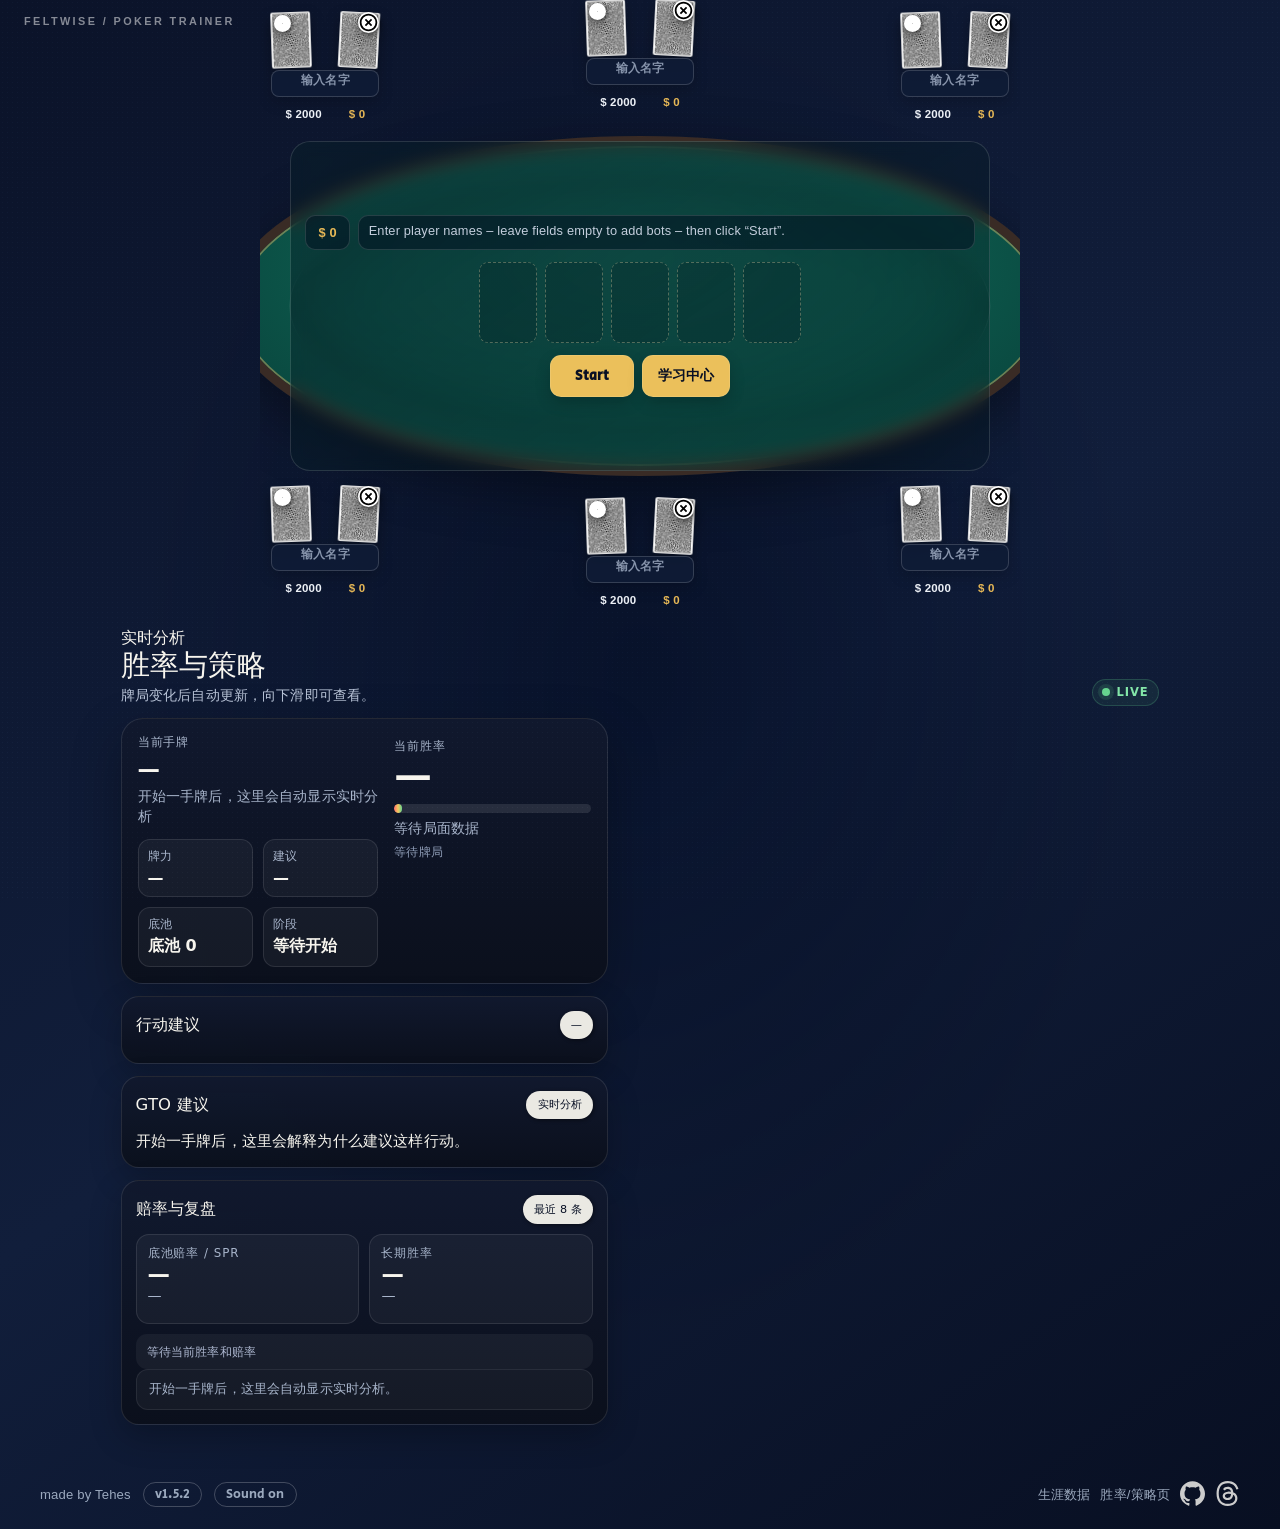
<file: index.html>
<!DOCTYPE HTML>
<html>

<head>
	<meta charset="utf-8">
	<meta name='viewport' content='width=device-width, initial-scale=1.0, maximum-scale=1.0, user-scalable=no'>
	<meta name="apple-mobile-web-app-capable" content="yes">
	<meta name="apple-mobile-web-app-title" content="Poker">
	<meta name="apple-mobile-web-app-status-bar-style" content="black">
	<meta name="theme-color" content="#2e426b" />

	<!-- SEO -->
	<meta property="og:description"
		content="Play Texas Hold'em solo against bots or with friends. Join via QR code or link to see your cards privately on your own phone while the shared table runs the game.">
	<link rel="canonical" href="https://syy266313.github.io/poker-coach-lab/">
	<meta name="author" content="Feltwise · modified from Poker by Tehes">
	<meta name="description" content="Feltwise 德州扑克训练桌：对战 Bot、边玩边学、行动解释与复盘。">

	<!-- Open Graph -->
	<meta property="og:type" content="website">
	<meta property="og:title" content="Digital Poker Table">
	<meta property="og:description"
		content="Play Texas Hold'em solo against bots or with friends. Players can join private views via QR code or link while the shared table runs the game.">
	<meta property="og:url" content="https://syy266313.github.io/poker-coach-lab/">
	<meta property="og:image" content="https://syy266313.github.io/poker-coach-lab/img/og.png">

	<title>Feltwise · 德州扑克训练桌</title>

	<link rel="apple-touch-icon" href="icons/180x180.png" />
	<link rel="icon" href="icons/favicon.png" type="image/png" sizes="32x32">
	<link rel="icon" href="icons/poker-chip.svg" type="image/svg+xml">
	<link rel="manifest" href="manifest.json">
	<link rel="stylesheet" href="css/style.css?v=fix-2">
	<link rel="preconnect" href="https://fonts.googleapis.com">
	<link rel="preconnect" href="https://fonts.gstatic.com" crossorigin>
	<link href="https://fonts.googleapis.com/css2?family=Secular+One&display=swap" rel="stylesheet">

	<script defer src="https://cloud.umami.is/script.js" data-website-id="2392a451-203c-4d8a-a4f5-bd7d06f832af"
		data-domains="tehes.github.io">
		</script>
</head>

<body>
	<main>
		<div class="seat" data-rotation="0">
			<div class="hole-cards">
				<img class="card" src="cards/1B.svg">
				<img class="card" src="cards/1B.svg">
				<div class="qr hidden">
					<a class="qr-link" target="_blank" rel="noopener noreferrer" title="Open player view"></a>
					<a class="remote-table-link hidden" target="_blank" rel="noopener noreferrer"
						title="Open remote table">join via Link</a>
				</div>
				<img class="rotate" src="icons/rotate.svg">
				<img class="blind-icons hidden dealer" src="icons/dealer.svg">
				<img class="blind-icons hidden small-blind" src="icons/small-blind.svg">
				<img class="blind-icons hidden big-blind" src="icons/big-blind.svg">
				<img class="close" src="icons/close.svg">
				<div class="winner-reaction hidden"></div>
				<div class="pill win-probability hidden"></div>
				<div class="pill hand-strength hidden"></div>
			</div>
			<h3 contenteditable="true"></h3>
			<div class="chips">
				<div class="stack-visual">
					<img src="icons/chip.svg" alt="" style="--stack-index: 0;">
					<img src="icons/chip.svg" alt="" style="--stack-index: 1;">
					<img src="icons/chip.svg" alt="" style="--stack-index: 2;">
					<img src="icons/chip.svg" alt="" style="--stack-index: 3;">
					<img src="icons/chip.svg" alt="" style="--stack-index: 4;">
					<img src="icons/chip.svg" alt="" style="--stack-index: 5;">
					<img src="icons/chip.svg" alt="" style="--stack-index: 6;">
					<img src="icons/chip.svg" alt="" style="--stack-index: 7;">
					<img src="icons/chip.svg" alt="" style="--stack-index: 8;">
					<img src="icons/chip.svg" alt="" style="--stack-index: 9;">
				</div>
				<div class="stack-values">
					<div class="total">2000</div>
					<div class="bet">0</div>
				</div>
			</div>
		</div>
		<div class="seat" data-rotation="0">
			<div class="hole-cards">
				<img class="card" src="cards/1B.svg">
				<img class="card" src="cards/1B.svg">
				<div class="qr hidden">
					<a class="qr-link" target="_blank" rel="noopener noreferrer" title="Open player view"></a>
					<a class="remote-table-link hidden" target="_blank" rel="noopener noreferrer"
						title="Open remote table">join via Link</a>
				</div>
				<img class="rotate" src="icons/rotate.svg">
				<img class="blind-icons hidden dealer" src="icons/dealer.svg">
				<img class="blind-icons hidden small-blind" src="icons/small-blind.svg">
				<img class="blind-icons hidden big-blind" src="icons/big-blind.svg">
				<img class="close" src="icons/close.svg">
				<div class="winner-reaction hidden"></div>
				<div class="pill win-probability hidden"></div>
				<div class="pill hand-strength hidden"></div>
			</div>
			<h3 contenteditable="true"></h3>
			<div class="chips">
				<div class="stack-visual">
					<img src="icons/chip.svg" alt="" style="--stack-index: 0;">
					<img src="icons/chip.svg" alt="" style="--stack-index: 1;">
					<img src="icons/chip.svg" alt="" style="--stack-index: 2;">
					<img src="icons/chip.svg" alt="" style="--stack-index: 3;">
					<img src="icons/chip.svg" alt="" style="--stack-index: 4;">
					<img src="icons/chip.svg" alt="" style="--stack-index: 5;">
					<img src="icons/chip.svg" alt="" style="--stack-index: 6;">
					<img src="icons/chip.svg" alt="" style="--stack-index: 7;">
					<img src="icons/chip.svg" alt="" style="--stack-index: 8;">
					<img src="icons/chip.svg" alt="" style="--stack-index: 9;">
				</div>
				<div class="stack-values">
					<div class="total">2000</div>
					<div class="bet">0</div>
				</div>
			</div>
		</div>
		<div class="seat" data-rotation="0">
			<div class="hole-cards">
				<img class="card" src="cards/1B.svg">
				<img class="card" src="cards/1B.svg">
				<div class="qr hidden">
					<a class="qr-link" target="_blank" rel="noopener noreferrer" title="Open player view"></a>
					<a class="remote-table-link hidden" target="_blank" rel="noopener noreferrer"
						title="Open remote table">join via Link</a>
				</div>
				<img class="rotate" src="icons/rotate.svg">
				<img class="blind-icons hidden dealer" src="icons/dealer.svg">
				<img class="blind-icons hidden small-blind" src="icons/small-blind.svg">
				<img class="blind-icons hidden big-blind" src="icons/big-blind.svg">
				<img class="close" src="icons/close.svg">
				<div class="winner-reaction hidden"></div>
				<div class="pill win-probability hidden"></div>
				<div class="pill hand-strength hidden"></div>
			</div>
			<h3 contenteditable="true"></h3>
			<div class="chips">
				<div class="stack-visual">
					<img src="icons/chip.svg" alt="" style="--stack-index: 0;">
					<img src="icons/chip.svg" alt="" style="--stack-index: 1;">
					<img src="icons/chip.svg" alt="" style="--stack-index: 2;">
					<img src="icons/chip.svg" alt="" style="--stack-index: 3;">
					<img src="icons/chip.svg" alt="" style="--stack-index: 4;">
					<img src="icons/chip.svg" alt="" style="--stack-index: 5;">
					<img src="icons/chip.svg" alt="" style="--stack-index: 6;">
					<img src="icons/chip.svg" alt="" style="--stack-index: 7;">
					<img src="icons/chip.svg" alt="" style="--stack-index: 8;">
					<img src="icons/chip.svg" alt="" style="--stack-index: 9;">
				</div>
				<div class="stack-values">
					<div class="total">2000</div>
					<div class="bet">0</div>
				</div>
			</div>
		</div>
		<div class="seat" data-rotation="0">
			<div class="hole-cards">
				<img class="card" src="cards/1B.svg">
				<img class="card" src="cards/1B.svg">
				<div class="qr hidden">
					<a class="qr-link" target="_blank" rel="noopener noreferrer" title="Open player view"></a>
					<a class="remote-table-link hidden" target="_blank" rel="noopener noreferrer"
						title="Open remote table">join via Link</a>
				</div>
				<img class="rotate" src="icons/rotate.svg">
				<img class="blind-icons hidden dealer" src="icons/dealer.svg">
				<img class="blind-icons hidden small-blind" src="icons/small-blind.svg">
				<img class="blind-icons hidden big-blind" src="icons/big-blind.svg">
				<img class="close" src="icons/close.svg">
				<div class="winner-reaction hidden"></div>
				<div class="pill win-probability hidden"></div>
				<div class="pill hand-strength hidden"></div>
			</div>
			<h3 contenteditable="true"></h3>
			<div class="chips">
				<div class="stack-visual">
					<img src="icons/chip.svg" alt="" style="--stack-index: 0;">
					<img src="icons/chip.svg" alt="" style="--stack-index: 1;">
					<img src="icons/chip.svg" alt="" style="--stack-index: 2;">
					<img src="icons/chip.svg" alt="" style="--stack-index: 3;">
					<img src="icons/chip.svg" alt="" style="--stack-index: 4;">
					<img src="icons/chip.svg" alt="" style="--stack-index: 5;">
					<img src="icons/chip.svg" alt="" style="--stack-index: 6;">
					<img src="icons/chip.svg" alt="" style="--stack-index: 7;">
					<img src="icons/chip.svg" alt="" style="--stack-index: 8;">
					<img src="icons/chip.svg" alt="" style="--stack-index: 9;">
				</div>
				<div class="stack-values">
					<div class="total">2000</div>
					<div class="bet">0</div>
				</div>
			</div>
		</div>
		<div class="seat" data-rotation="0">
			<div class="hole-cards">
				<img class="card" src="cards/1B.svg">
				<img class="card" src="cards/1B.svg">
				<div class="qr hidden">
					<a class="qr-link" target="_blank" rel="noopener noreferrer" title="Open player view"></a>
					<a class="remote-table-link hidden" target="_blank" rel="noopener noreferrer"
						title="Open remote table">join via Link</a>
				</div>
				<img class="rotate" src="icons/rotate.svg">
				<img class="blind-icons hidden dealer" src="icons/dealer.svg">
				<img class="blind-icons hidden small-blind" src="icons/small-blind.svg">
				<img class="blind-icons hidden big-blind" src="icons/big-blind.svg">
				<img class="close" src="icons/close.svg">
				<div class="winner-reaction hidden"></div>
				<div class="pill win-probability hidden"></div>
				<div class="pill hand-strength hidden"></div>
			</div>
			<h3 contenteditable="true"></h3>
			<div class="chips">
				<div class="stack-visual">
					<img src="icons/chip.svg" alt="" style="--stack-index: 0;">
					<img src="icons/chip.svg" alt="" style="--stack-index: 1;">
					<img src="icons/chip.svg" alt="" style="--stack-index: 2;">
					<img src="icons/chip.svg" alt="" style="--stack-index: 3;">
					<img src="icons/chip.svg" alt="" style="--stack-index: 4;">
					<img src="icons/chip.svg" alt="" style="--stack-index: 5;">
					<img src="icons/chip.svg" alt="" style="--stack-index: 6;">
					<img src="icons/chip.svg" alt="" style="--stack-index: 7;">
					<img src="icons/chip.svg" alt="" style="--stack-index: 8;">
					<img src="icons/chip.svg" alt="" style="--stack-index: 9;">
				</div>
				<div class="stack-values">
					<div class="total">2000</div>
					<div class="bet">0</div>
				</div>
			</div>
		</div>
		<div class="seat" data-rotation="0">
			<div class="hole-cards">
				<img class="card" src="cards/1B.svg">
				<img class="card" src="cards/1B.svg">
				<div class="qr hidden">
					<a class="qr-link" target="_blank" rel="noopener noreferrer" title="Open player view"></a>
					<a class="remote-table-link hidden" target="_blank" rel="noopener noreferrer"
						title="Open remote table">join via Link</a>
				</div>
				<img class="rotate" src="icons/rotate.svg">
				<img class="blind-icons hidden dealer" src="icons/dealer.svg">
				<img class="blind-icons hidden small-blind" src="icons/small-blind.svg">
				<img class="blind-icons hidden big-blind" src="icons/big-blind.svg">
				<img class="close" src="icons/close.svg">
				<div class="winner-reaction hidden"></div>
				<div class="pill win-probability hidden"></div>
				<div class="pill hand-strength hidden"></div>
			</div>
			<h3 contenteditable="true"></h3>
			<div class="chips">
				<div class="stack-visual">
					<img src="icons/chip.svg" alt="" style="--stack-index: 0;">
					<img src="icons/chip.svg" alt="" style="--stack-index: 1;">
					<img src="icons/chip.svg" alt="" style="--stack-index: 2;">
					<img src="icons/chip.svg" alt="" style="--stack-index: 3;">
					<img src="icons/chip.svg" alt="" style="--stack-index: 4;">
					<img src="icons/chip.svg" alt="" style="--stack-index: 5;">
					<img src="icons/chip.svg" alt="" style="--stack-index: 6;">
					<img src="icons/chip.svg" alt="" style="--stack-index: 7;">
					<img src="icons/chip.svg" alt="" style="--stack-index: 8;">
					<img src="icons/chip.svg" alt="" style="--stack-index: 9;">
				</div>
				<div class="stack-values">
					<div class="total">2000</div>
					<div class="bet">0</div>
				</div>
			</div>
		</div>
		<div id="table-middle">
			<section class="infos">
				<div id="pot">0</div>
				<div id="notification">Enter player names – leave fields empty to add bots – then click
					“Start”.
				</div>
			</section>
			<section id="community-cards">
				<!-- Suits: Diamonds, Hearts, Clubs, Spades -->
				<div class="cardslot"><!-- <img src="cards/3D.svg"> --></div>
				<div class="cardslot"><!-- <img src="cards/AS.svg"> --></div>
				<div class="cardslot"><!-- <img src="cards/7H.svg"> --></div>
				<div class="cardslot"></div>
				<div class="cardslot"></div>
			</section>
			<section class="actions">
				<div id="new-round-controls" class="new-round-controls">
					<button type="button" id="start-button" name="button"><span
							id="start-button-label">Start</span><span id="new-round-countdown" class="hidden"> in <span
								id="new-round-countdown-value">20</span></span></button>
					<button type="button" id="new-round-cancel-button" class="hidden" name="button">X</button>
				</div>
				<button type="button" id="instructions-button" name="button">学习中心</button>
				<button type="button" id="stats-button" class="hidden" name="button">Stats</button>
				<button type="button" id="log-button" class="hidden" name="button">Log</button>
				<button type="button" id="fast-forward-button" class="hidden" name="button">Fast Forward</button>
				<button type="button" id="fold-button" class="hidden" name="button">Fold</button>
				<button type="button" id="action-button" class="hidden" name="button">Check</button>
				<div id="amount-controls" class="amount-controls hidden">
					<button type="button" id="amount-decrement-button" class="amount-step-button"
						name="button">-</button>
					<input type="range" id="amount-slider" name="amount" value="0" min="0" max="2000" step="10">
					<output>0</output>
					<button type="button" id="amount-increment-button" class="amount-step-button"
						name="button">+</button>
				</div>
			</section>
		</div>
	</main>
	<section id="inline-advisor-shell" class="inline-advisor-shell">
		<div class="inline-advisor-header">
			<div><div class="eyebrow">实时分析</div><h2>胜率与策略</h2><p>牌局变化后自动更新，向下滑即可查看。</p></div>
			<span class="inline-live-badge"><i></i> LIVE</span>
		</div>
		<div class="inline-advisor-body">
			<div class="inline-advisor-analysis">
				<div class="card inline-hero">
					<div class="hero-left">
						<div class="label">当前手牌</div><div id="inline-player-name" class="player-name">—</div>
						<div id="inline-player-meta" class="meta">请先回到牌桌并开始一手牌</div>
						<div class="mini-stats">
							<div><span>牌力</span><b id="inline-hand-name">—</b></div><div><span>建议</span><b id="inline-strategy-action">—</b></div>
							<div><span>底池</span><b id="inline-pot-chip">0</b></div><div><span>阶段</span><b id="inline-phase-chip">等待开始</b></div>
						</div>
					</div>
					<div class="hero-right"><div class="label">当前胜率</div><div id="inline-winrate-big" class="big" aria-live="polite">—</div><div class="bar"><i id="inline-winbar"></i></div><div id="inline-equity-text" class="hint">等待局面数据</div><div id="inline-equity-method" class="analysis-method">等待牌局</div></div>
				</div>
				<div class="card inline-actions"><div class="section-head"><h3>行动建议</h3><span id="inline-confidence-pill" class="pill">—</span></div><div id="inline-action-row" class="action-row"></div></div>
				<div id="inline-strategy-section" class="card detail-card"><div class="section-head"><h3>GTO 建议</h3><span class="pill muted">实时分析</span></div><p id="inline-reason-text" class="detail-text" aria-live="polite">开始一手牌后，这里会解释为什么建议这样行动。</p></div>
				<div class="card detail-card"><div class="section-head"><h3>赔率与复盘</h3><span class="pill muted">最近 8 条</span></div><div class="detail-grid"><div class="subcard"><div class="label">底池赔率 / SPR</div><div id="inline-odds-text" class="big small">—</div><div id="inline-board-text" class="hint">—</div></div><div class="subcard"><div class="label">长期胜率</div><div id="inline-long-winrate" class="big small">—</div><div id="inline-hand-text" class="hint">—</div></div></div><div id="inline-ev-hint" class="ev-hint">等待当前胜率和赔率</div><div id="inline-history-list" class="history"></div></div>
			</div>
		</div>
	</section>
	<footer>
		<div id="credit">
			<a href="https://github.com/Tehes">made by Tehes</a>
			<button type="button" id="version-button" class="version-button">Version</button>
			<button type="button" id="sound-button" class="sound-toggle">Sound on</button>
		</div>
		<div id="social">
			<a href="./career.html" style="display:inline-flex;align-items:center;gap:6px;">生涯数据</a>
			<a href="./advisor.html" style="display:inline-flex;align-items:center;gap:6px;">胜率/策略页</a>
			<a href="https://github.com/Tehes/poker"><img alt="Github-Logo" src="social/github.svg" width="25"
					height="25"></a>
			<a href="https://www.threads.net/@tehes83"><img alt="Threads-Logo" src="social/threads.svg" width="25"
					height="25"></a>
		</div>
	</footer>
	<div id="overlay-backdrop" class="hidden"></div>
	<section id="resume-game-overlay" class="overlay-panel resume-panel hidden">
		<div class="resume-content">
			<h2>Continue saved game?</h2>
			<p>A saved poker game was found on this device. Continue it or start a fresh game.</p>
		</div>
		<div class="resume-actions">
			<button type="button" id="resume-continue-button" name="button">Continue Game</button>
			<button type="button" id="resume-new-button" name="button">New Game</button>
		</div>
	</section>
	<section id="stats-overlay" class="overlay-panel hidden">
		<div class="stats-table-wrap">
			<table id="stats-table">
				<thead>
					<tr>
						<th>Player</th>
						<th>Stack</th>
						<th>Hands</th>
						<th>Won</th>
						<th>Win %</th>
						<th>Showdowns</th>
						<th>SD Won</th>
						<th>SD %</th>
						<th>Folds</th>
						<th>Pre</th>
						<th>Post</th>
						<th>All-ins</th>
					</tr>
				</thead>
				<tbody id="stats-table-body"></tbody>
			</table>
		</div>
		<button type="button" id="stats-close-button" class="overlay-close">Close</button>
	</section>
	<section id="log-overlay" class="overlay-panel log-panel hidden">
		<div class="log-list-wrap">
			<div id="log-list"></div>
		</div>
		<button type="button" id="log-close-button" class="overlay-close">Close</button>
	</section>
	<section id="version-overlay" class="overlay-panel version-panel hidden">
		<div class="version-list-wrap">
			<div class="version-panel-header">
				<h2>Version History</h2>
			</div>
			<div id="version-list"></div>
		</div>
		<button type="button" id="version-close-button" class="overlay-close">Close</button>
	</section>
	<section id="instructions-overlay" class="overlay-panel instructions-panel hidden">
		<div class="instructions-content">
			<h2>How this table works</h2>
			<p>The play mode is chosen automatically when you press “Start”, depending on how many human players are
				seated.</p>

			<h3>Choose your setup</h3>
			<div class="instructions-modes">
				<article class="instructions-mode-card">
					<h4>Group Play (2+ humans)</h4>
					<p>Each human enters a name. After the hand starts, every human seat shows a QR code for the
						private hole-card view and a direct link to the remote table view.</p>
					<p>Actions can still happen on the shared table, or from the linked device when that seat is
						active.</p>
					<p class="instructions-note">Empty seats are automatically filled by bots, so mixed human/bot tables
						work without any setup.</p>
				</article>
				<article class="instructions-mode-card">
					<h4>Solo vs Bots (1 human)</h4>
					<p>One human plays directly on the main device. No QR scan is required and that player’s hole cards
						remain visible on the table.</p>
				</article>
				<article class="instructions-mode-card">
					<h4>Spectator / TV Poker (0 humans)</h4>
					<p>All seats are filled by bots. The table runs automatically and all hole cards remain visible.</p>
				</article>
			</div>

			<h3>Before you start</h3>
			<ul class="instructions-list">
				<li>Enter player names in the name badges.</li>
				<li>Leave a seat empty if you want it filled by a bot.</li>
				<li>Use the close icon to remove seats you do not need.</li>
				<li>Use the rotate icon to orient a seat toward the player sitting there. This is especially useful on
					tablets.</li>
				<li>You need at least 2 active seats before the game can start.</li>
			</ul>

			<h3>During a hand</h3>
			<ul class="instructions-list">
				<li>Dealer and blinds are assigned automatically, and the blind level increases over time.</li>
				<li>The table uses standard poker action labels: Fold, Check, Call, Raise, All-in.</li>
				<li>Slider guide: 0 = Check, matching the current bet = Call, above that = Raise, maximum = All-in.</li>
				<li>Raises that are too small turn red while dragging and snap to the minimum legal raise when released.
				</li>
			</ul>

			<h3>Read the table</h3>
			<ul class="instructions-list">
				<li>The pot is shown in the center. Community cards are in the middle, and each seat displays its stack
					and current round bet.</li>
				<li>Dealer, small blind, and big blind icons indicate the current positions.</li>
				<li>The notification bar is clickable and opens the hand log.</li>
				<li>Stats and Log become available after completed hands.</li>
				<li>Win percentages and short hand labels only appear when hole cards are visible on the shared table,
					such as in spectator mode or during all-in runouts.</li>
			</ul>
		</div>
		<button type="button" id="instructions-close-button" class="overlay-close">Close</button>
	</section>
	<section id="learnhub-overlay" class="overlay-panel learnhub-panel hidden">
		<div class="learnhub-header">
			<h2>学习中心</h2>
			<p>策略建议 · 教学模式 · 复盘回放</p>
		</div>
		<div class="learnhub-tabs">
			<button type="button" data-learnhub-tab="advisor" class="active">策略建议</button>
			<button type="button" data-learnhub-tab="tutorial">教学模式</button>
			<button type="button" data-learnhub-tab="replay">复盘回放</button>
		</div>
		<div class="learnhub-body">
			<div class="learnhub-pane" data-learnhub-pane="advisor"></div>
			<div class="learnhub-pane hidden" data-learnhub-pane="tutorial"></div>
			<div class="learnhub-pane hidden" data-learnhub-pane="replay"></div>
		</div>
		<button type="button" id="learnhub-close-button" class="overlay-close">Close</button>
	</section>
	<script type="module" src="./js/app.js?v=feltwise-v16"></script>
	<script type="module" src="./js/inlineAdvisor.js?v=feltwise-v19"></script>
	<script type="module" src="./js/careerStore.js?v=3"></script>
</body>

</html>
</file>
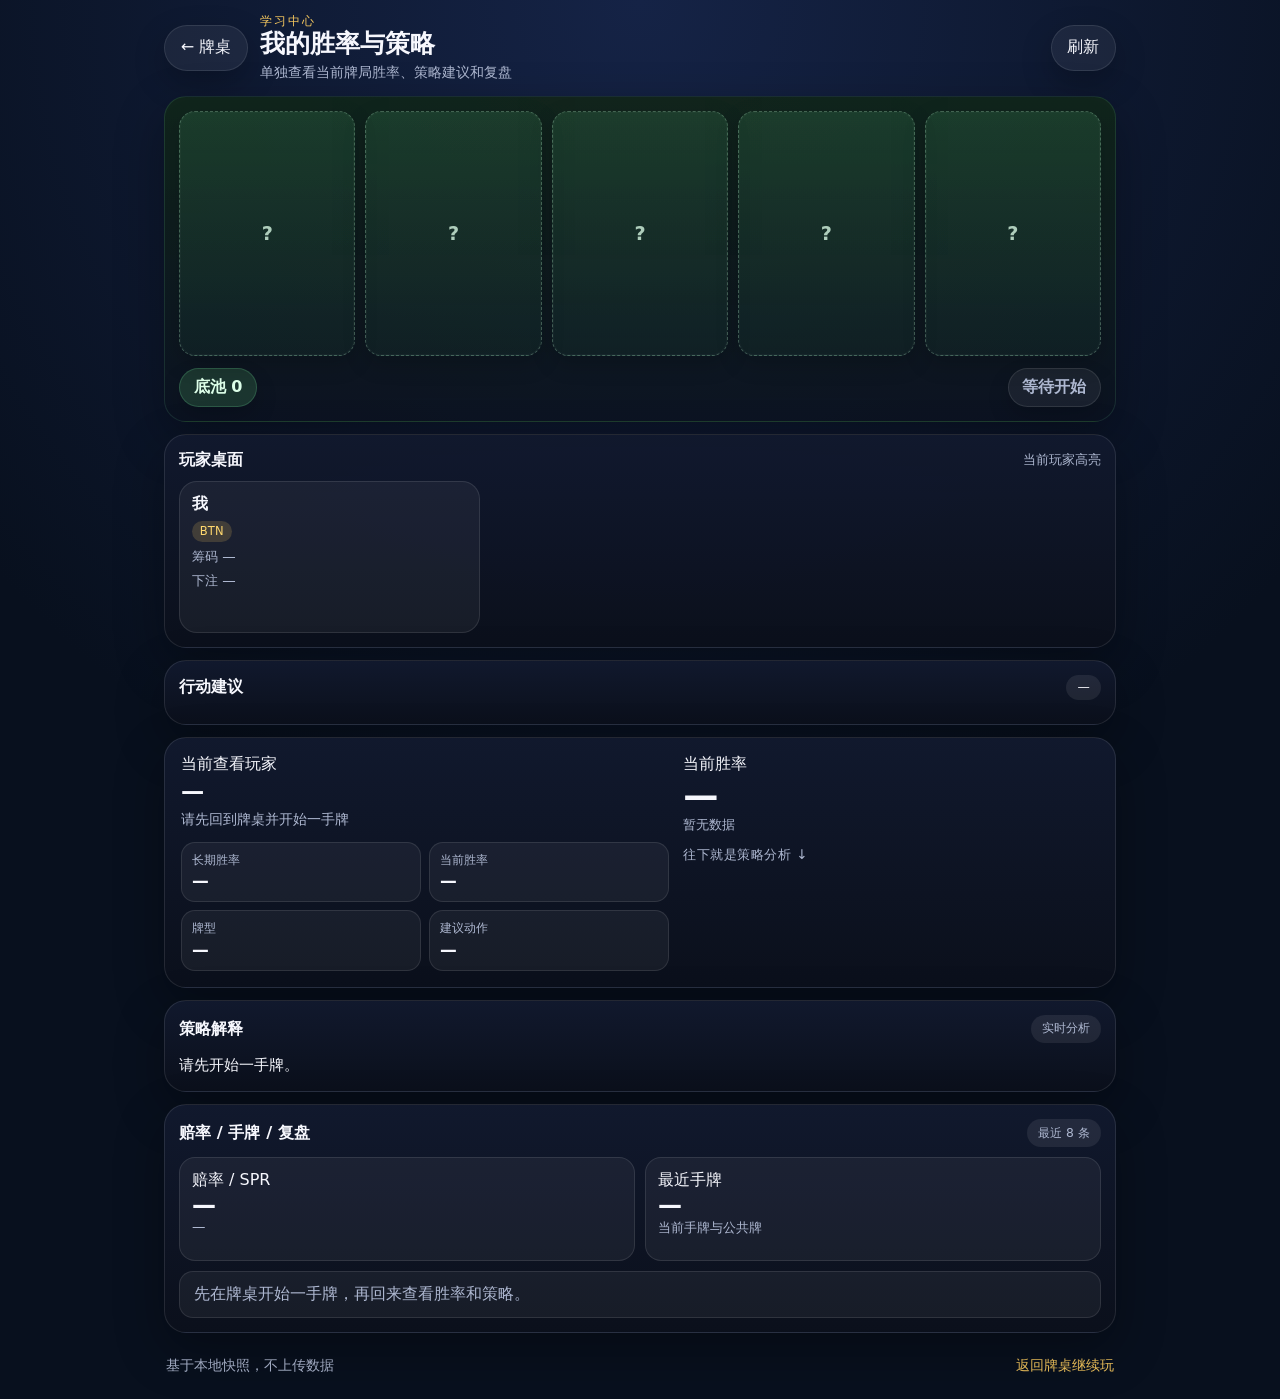
<file: advisor.html>
<!doctype html>
<html lang="zh-Hans">
<head>
  <meta charset="utf-8">
  <meta name="viewport" content="width=device-width, initial-scale=1, maximum-scale=1, viewport-fit=cover">
  <meta name="theme-color" content="#08101e">
  <title>我的胜率与策略 · Feltwise</title>
  <link rel="stylesheet" href="css/advisor.css?v=3">
</head>
<body>
  <div class="app">
    <header class="topbar">
      <a class="back" href="./index.html">← 牌桌</a>
      <div class="titles">
        <div class="eyebrow">学习中心</div>
        <h1>我的胜率与策略</h1>
        <p>单独查看当前牌局胜率、策略建议和复盘</p>
      </div>
      <button id="refresh-btn" class="ghost">刷新</button>
    </header>

    <section class="board card">
      <div class="board-top">
        <div class="slot-group" id="community-slots"></div>
      </div>
      <div class="board-bottom">
        <span class="chip" id="pot-chip">底池 0</span>
        <span class="chip chip-soft" id="phase-chip">等待开始</span>
      </div>
    </section>

    <section class="players card">
      <div class="section-head">
        <h2>玩家桌面</h2>
        <span class="hint">当前玩家高亮</span>
      </div>
      <div id="player-grid" class="player-grid"></div>
    </section>

    <section class="actions card">
      <div class="section-head">
        <h2>行动建议</h2>
        <span id="confidence-pill" class="pill">—</span>
      </div>
      <div class="action-row" id="action-row"></div>
    </section>

    <section class="hero card">
      <div class="hero-left">
        <div class="label">当前查看玩家</div>
        <div id="player-name" class="player-name">—</div>
        <div id="player-meta" class="meta">请先回到牌桌并开始一手牌</div>
        <div class="mini-stats">
          <div><span>长期胜率</span><b id="long-winrate">—</b></div>
          <div><span>当前胜率</span><b id="winrate">—</b></div>
          <div><span>牌型</span><b id="hand-name">—</b></div>
          <div><span>建议动作</span><b id="strategy-action">—</b></div>
        </div>
      </div>
      <div class="hero-right">
        <div class="label">当前胜率</div>
        <div id="winrate-big" class="big">—</div>
        <div class="bar"><i id="winbar"></i></div>
        <div id="equity-text" class="hint">等待局面数据</div>
        <div class="scroll-hint">往下就是策略分析 ↓</div>
      </div>
    </section>

    <section id="strategy-section" class="card detail-card">
      <div class="section-head">
        <h2>策略解释</h2>
        <span class="pill muted">实时分析</span>
      </div>
      <p id="reason-text" class="detail-text">请先开始一手牌。</p>
    </section>

    <section class="card detail-card">
      <div class="section-head">
        <h2>赔率 / 手牌 / 复盘</h2>
        <span class="pill muted">最近 8 条</span>
      </div>
      <div class="detail-grid">
        <div class="subcard">
          <div class="label">赔率 / SPR</div>
          <div id="odds-text" class="big small">—</div>
          <div id="board-text" class="hint">—</div>
        </div>
        <div class="subcard">
          <div class="label">最近手牌</div>
          <div id="hand-text" class="big small">—</div>
          <div class="hint">当前手牌与公共牌</div>
        </div>
      </div>
      <div id="history-list" class="history"></div>
    </section>

    <footer class="footer">
      <span>基于本地快照，不上传数据</span>
      <a href="./index.html">返回牌桌继续玩</a>
    </footer>
  </div>
  <script type="module" src="./js/advisorPage.js?v=3"></script>
</body>
</html>
</file>
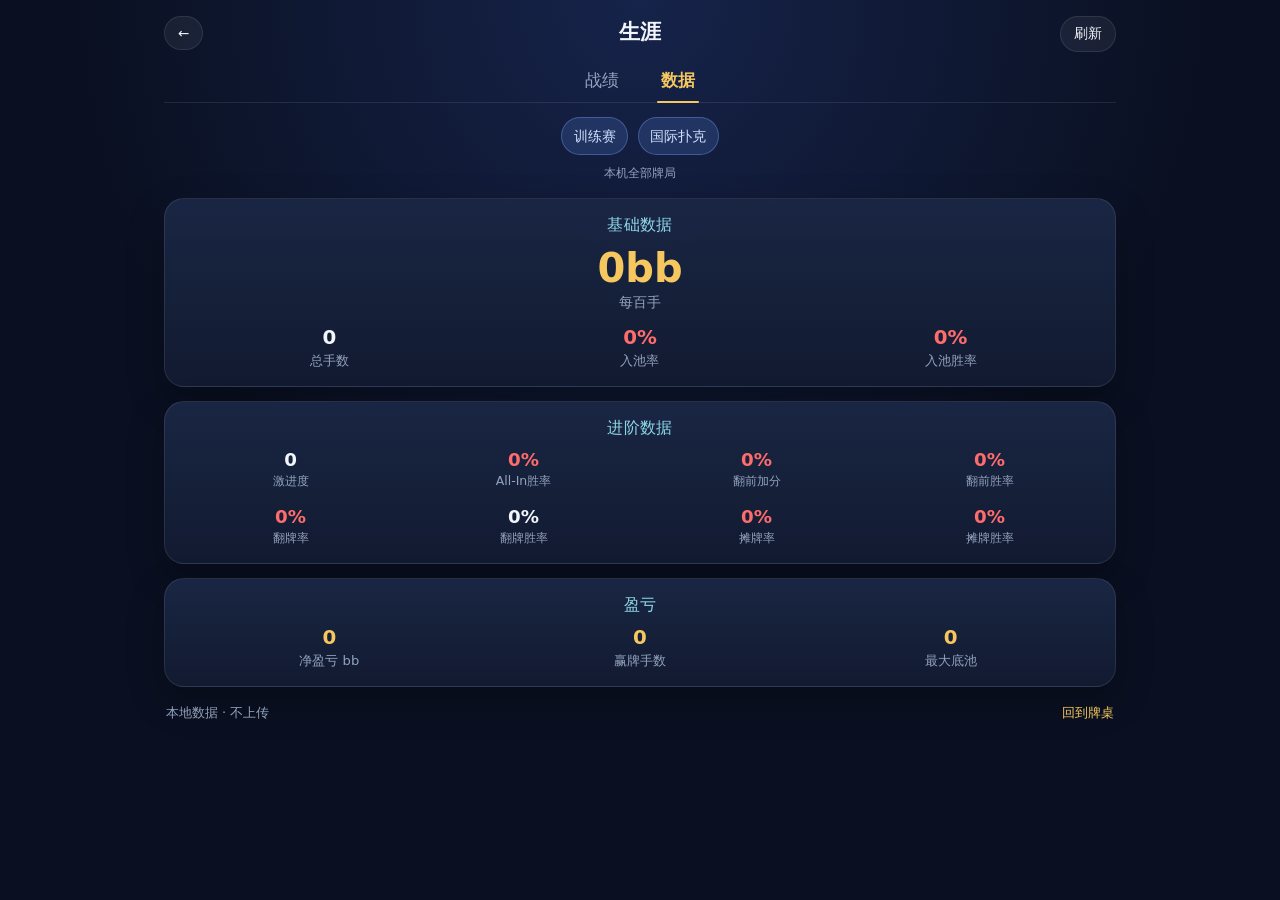
<file: career.html>
<!doctype html>
<html lang="zh-Hans">

<head>
	<meta charset="utf-8">
	<meta name="viewport" content="width=device-width, initial-scale=1, maximum-scale=1, viewport-fit=cover">
	<meta name="theme-color" content="#0b1020">
	<title>生涯 · Feltwise</title>
	<link rel="stylesheet" href="css/career.css?v=3">
</head>

<body>
	<div class="app">
		<header class="topbar">
			<a class="back" href="./index.html">←</a>
			<h1>生涯</h1>
			<button id="refresh" class="ghost">刷新</button>
		</header>

		<nav class="tabs">
			<button data-tab="record">战绩</button>
			<button data-tab="data" class="active">数据</button>
		</nav>

		<section class="scope">
			<span class="scope-tag on">训练赛</span>
			<span class="scope-tag on">国际扑克</span>
			<span class="scope-note">本机全部牌局</span>
		</section>

		<section class="pane" data-pane="data">
			<article class="card main-stat">
				<div class="card-title">基础数据</div>
				<div id="bb-per-100" class="headline">0bb</div>
				<div class="headline-label">每百手</div>
				<div class="grid-3">
					<div><b id="total-hands">0</b><span>总手数</span></div>
					<div><b id="vpip" class="warn">0%</b><span>入池率</span></div>
					<div><b id="vpip-win" class="warn">0%</b><span>入池胜率</span></div>
				</div>
			</article>

			<article class="card">
				<div class="card-title">进阶数据</div>
				<div class="grid-4">
					<div><b id="aggression">0</b><span>激进度</span></div>
					<div><b id="allin-win" class="warn">0%</b><span>All-In胜率</span></div>
					<div><b id="pfr" class="warn">0%</b><span>翻前加分</span></div>
					<div><b id="preflop-win" class="warn">0%</b><span>翻前胜率</span></div>
					<div><b id="flop-rate" class="warn">0%</b><span>翻牌率</span></div>
					<div><b id="flop-win">0%</b><span>翻牌胜率</span></div>
					<div><b id="showdown-rate" class="warn">0%</b><span>摊牌率</span></div>
					<div><b id="showdown-win" class="warn">0%</b><span>摊牌胜率</span></div>
				</div>
			</article>

			<article class="card extra">
				<div class="card-title">盈亏</div>
				<div class="grid-3">
					<div><b id="net-bb">0</b><span>净盈亏 bb</span></div>
					<div><b id="hands-won">0</b><span>赢牌手数</span></div>
					<div><b id="biggest-pot">0</b><span>最大底池</span></div>
				</div>
			</article>
		</section>

		<section class="pane hidden" data-pane="record">
			<article class="card export">
				<div class="card-title">导出给 AI 分析</div>
				<p class="muted">牌局记录只保存在本机，导出时才会生成文本。</p>
				<div class="export-actions">
					<button id="export-md" class="primary">导出 Markdown</button>
					<button id="export-json">导出 JSON</button>
					<button id="export-fav">只导出收藏</button>
					<button id="copy-prompt">复制分析提示词</button>
					<button id="clear-data" class="danger">清空生涯数据</button>
				</div>
				<div id="export-out" class="export-out hidden">
					<div class="export-head">
						<span id="export-info"></span>
						<button id="copy-export" class="ghost small">复制</button>
					</div>
					<textarea id="export-text" readonly></textarea>
				</div>
			</article>

			<article class="card">
				<div class="card-title">牌局收藏 <span id="fav-count" class="badge">0</span></div>
				<label class="toggle"><input type="checkbox" id="fav-only"> 只看收藏</label>
				<div id="hand-list" class="hand-list"></div>
			</article>
		</section>

		<footer class="footer">
			<span>本地数据 · 不上传</span>
			<a href="./index.html">回到牌桌</a>
		</footer>
	</div>
	<script src="./js/compat-polyfills.js"></script>
	<script src="./js/careerPage.js?v=3"></script>
</body>

</html>
</file>
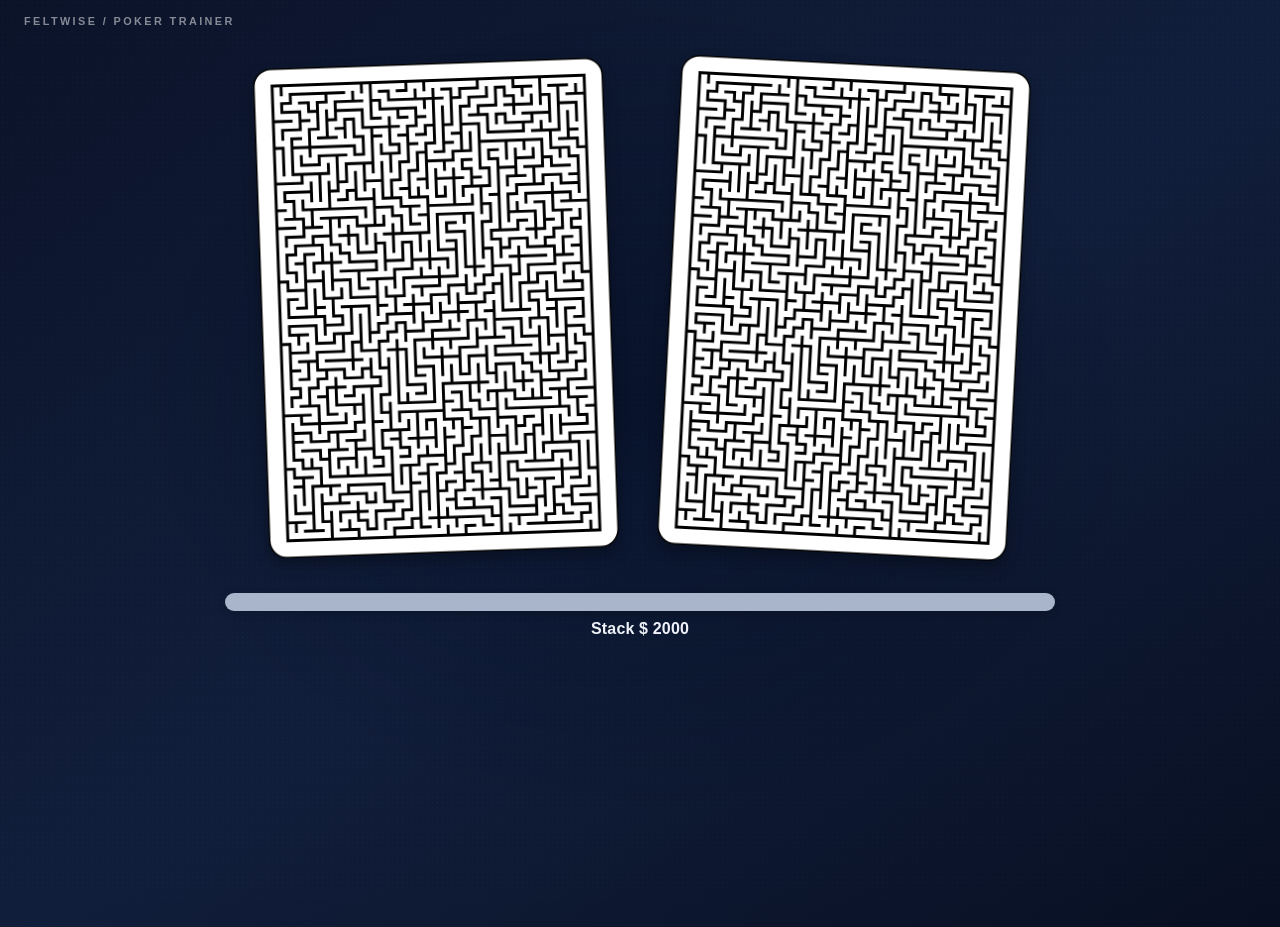
<file: hole-cards.html>
<!DOCTYPE HTML>
<html>

<head>
	<meta charset="utf-8">
	<meta name='viewport' content='width=device-width, initial-scale=1.0, maximum-scale=1.0, user-scalable=no'>
	<meta name="apple-mobile-web-app-capable" content="yes">
	<meta name="apple-mobile-web-app-title" content="Poker">
	<meta name="apple-mobile-web-app-status-bar-style" content="black">
	<meta name="theme-color" content="#ccc" />

	<title>Hole Cards</title>

	<link rel="apple-touch-icon" href="icons/180x180.png" />
	<link rel="shortcut icon" href="icons/favicon.png">
	<link rel="manifest" href="manifest.json">
	<link rel="stylesheet" href="css/style.css">
	<link rel="preconnect" href="https://fonts.googleapis.com">
	<link rel="preconnect" href="https://fonts.gstatic.com" crossorigin>
	<link href="https://fonts.googleapis.com/css2?family=Secular+One&display=swap" rel="stylesheet">
</head>

<body id="hole-cards">
	<div id="single">
		<div class="hole-cards ">
			<img class="big" src="cards/1B.svg">
			<img class="big" src="cards/1B.svg">
			<div class="pill win-probability hidden"></div>
			<div class="pill hand-strength hidden"></div>
		</div>
		<h3>Player Name</h3>
		<div class="chips"><span class="total">2000</span><span class="bet hidden">0</span><span id="pot"
				class="hidden">0</span>
		</div>
		<div id="single-action-panel" class="hidden">
			<section class="actions">
				<button type="button" id="single-fold-button" class="hidden" name="button">Fold</button>
				<button type="button" id="single-action-button" class="hidden" name="button">Check</button>
				<div id="single-amount-controls" class="amount-controls hidden">
					<button type="button" id="single-amount-decrement-button" class="amount-step-button"
						name="button">-</button>
					<input type="range" id="single-amount-slider" name="amount" value="0" min="0" max="2000" step="10">
					<output id="single-slider-output">0</output>
					<button type="button" id="single-amount-increment-button" class="amount-step-button"
						name="button">+</button>
				</div>
				<a id="single-switch-link" class="action-link hidden" href="remoteTable.html">switch to full table
					view</a>
				<button type="button" id="sound-button" class="sound-toggle">Sound on</button>
			</section>
		</div>
		<div id="singleview-notifications" class="hidden">
		</div>
	</div>
	<script type="module" src="./js/singleView.js"></script>
</body>

</html>
</file>
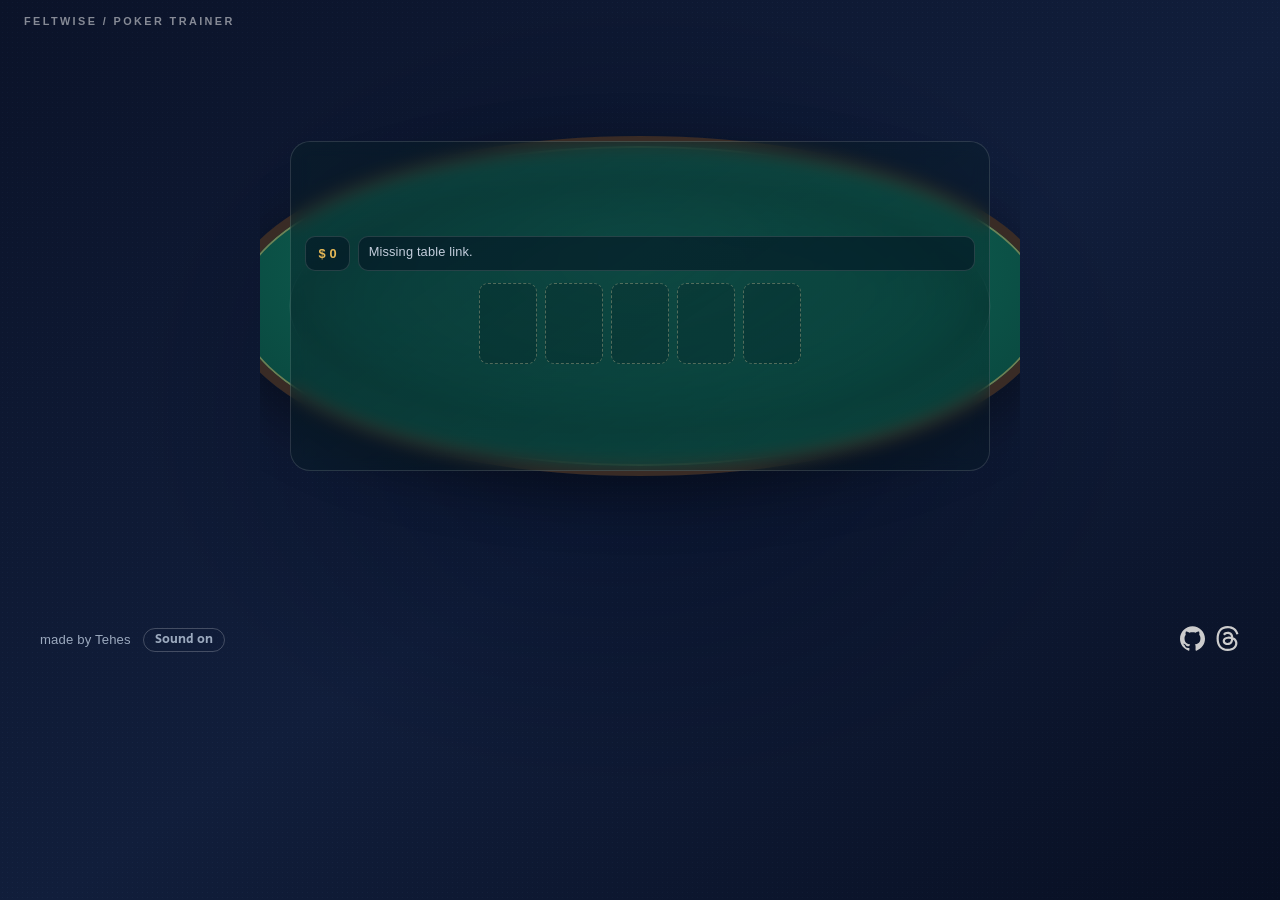
<file: remoteTable.html>
<!DOCTYPE html>
<html>

<head>
	<meta charset="utf-8">
	<meta name="viewport" content="width=device-width, initial-scale=1.0, maximum-scale=1.0, user-scalable=no">
	<meta name="apple-mobile-web-app-capable" content="yes">
	<meta name="apple-mobile-web-app-title" content="Poker">
	<meta name="apple-mobile-web-app-status-bar-style" content="black">
	<meta name="theme-color" content="#2e426b" />

	<title>Remote Table</title>

	<link rel="apple-touch-icon" href="icons/180x180.png" />
	<link rel="icon" href="icons/favicon.png" type="image/png" sizes="32x32">
	<link rel="icon" href="icons/poker-chip.svg" type="image/svg+xml">
	<link rel="manifest" href="manifest.json">
	<link rel="stylesheet" href="css/style.css">
	<link rel="preconnect" href="https://fonts.googleapis.com">
	<link rel="preconnect" href="https://fonts.gstatic.com" crossorigin>
	<link href="https://fonts.googleapis.com/css2?family=Secular+One&display=swap" rel="stylesheet">
</head>

<body id="remote-table">
	<main>
		<div class="seat hidden" data-seat-slot="0">
			<div class="hole-cards">
				<img class="card" src="cards/1B.svg">
				<img class="card" src="cards/1B.svg">
				<img class="blind-icons hidden dealer" src="icons/dealer.svg">
				<img class="blind-icons hidden small-blind" src="icons/small-blind.svg">
				<img class="blind-icons hidden big-blind" src="icons/big-blind.svg">
				<div class="winner-reaction hidden"></div>
				<div class="pill win-probability hidden"></div>
				<div class="pill hand-strength hidden"></div>
			</div>
			<h3></h3>
			<div class="chips">
				<div class="stack-visual">
					<img src="icons/chip.svg" alt="" style="--stack-index: 0;">
					<img src="icons/chip.svg" alt="" style="--stack-index: 1;">
					<img src="icons/chip.svg" alt="" style="--stack-index: 2;">
					<img src="icons/chip.svg" alt="" style="--stack-index: 3;">
					<img src="icons/chip.svg" alt="" style="--stack-index: 4;">
					<img src="icons/chip.svg" alt="" style="--stack-index: 5;">
					<img src="icons/chip.svg" alt="" style="--stack-index: 6;">
					<img src="icons/chip.svg" alt="" style="--stack-index: 7;">
					<img src="icons/chip.svg" alt="" style="--stack-index: 8;">
					<img src="icons/chip.svg" alt="" style="--stack-index: 9;">
				</div>
				<div class="stack-values">
					<div class="total">0</div>
					<div class="bet">0</div>
				</div>
			</div>
		</div>
		<div class="seat hidden" data-seat-slot="1">
			<div class="hole-cards">
				<img class="card" src="cards/1B.svg">
				<img class="card" src="cards/1B.svg">
				<img class="blind-icons hidden dealer" src="icons/dealer.svg">
				<img class="blind-icons hidden small-blind" src="icons/small-blind.svg">
				<img class="blind-icons hidden big-blind" src="icons/big-blind.svg">
				<div class="winner-reaction hidden"></div>
				<div class="pill win-probability hidden"></div>
				<div class="pill hand-strength hidden"></div>
			</div>
			<h3></h3>
			<div class="chips">
				<div class="stack-visual">
					<img src="icons/chip.svg" alt="" style="--stack-index: 0;">
					<img src="icons/chip.svg" alt="" style="--stack-index: 1;">
					<img src="icons/chip.svg" alt="" style="--stack-index: 2;">
					<img src="icons/chip.svg" alt="" style="--stack-index: 3;">
					<img src="icons/chip.svg" alt="" style="--stack-index: 4;">
					<img src="icons/chip.svg" alt="" style="--stack-index: 5;">
					<img src="icons/chip.svg" alt="" style="--stack-index: 6;">
					<img src="icons/chip.svg" alt="" style="--stack-index: 7;">
					<img src="icons/chip.svg" alt="" style="--stack-index: 8;">
					<img src="icons/chip.svg" alt="" style="--stack-index: 9;">
				</div>
				<div class="stack-values">
					<div class="total">0</div>
					<div class="bet">0</div>
				</div>
			</div>
		</div>
		<div class="seat hidden" data-seat-slot="2">
			<div class="hole-cards">
				<img class="card" src="cards/1B.svg">
				<img class="card" src="cards/1B.svg">
				<img class="blind-icons hidden dealer" src="icons/dealer.svg">
				<img class="blind-icons hidden small-blind" src="icons/small-blind.svg">
				<img class="blind-icons hidden big-blind" src="icons/big-blind.svg">
				<div class="winner-reaction hidden"></div>
				<div class="pill win-probability hidden"></div>
				<div class="pill hand-strength hidden"></div>
			</div>
			<h3></h3>
			<div class="chips">
				<div class="stack-visual">
					<img src="icons/chip.svg" alt="" style="--stack-index: 0;">
					<img src="icons/chip.svg" alt="" style="--stack-index: 1;">
					<img src="icons/chip.svg" alt="" style="--stack-index: 2;">
					<img src="icons/chip.svg" alt="" style="--stack-index: 3;">
					<img src="icons/chip.svg" alt="" style="--stack-index: 4;">
					<img src="icons/chip.svg" alt="" style="--stack-index: 5;">
					<img src="icons/chip.svg" alt="" style="--stack-index: 6;">
					<img src="icons/chip.svg" alt="" style="--stack-index: 7;">
					<img src="icons/chip.svg" alt="" style="--stack-index: 8;">
					<img src="icons/chip.svg" alt="" style="--stack-index: 9;">
				</div>
				<div class="stack-values">
					<div class="total">0</div>
					<div class="bet">0</div>
				</div>
			</div>
		</div>
		<div class="seat hidden" data-seat-slot="3">
			<div class="hole-cards">
				<img class="card" src="cards/1B.svg">
				<img class="card" src="cards/1B.svg">
				<img class="blind-icons hidden dealer" src="icons/dealer.svg">
				<img class="blind-icons hidden small-blind" src="icons/small-blind.svg">
				<img class="blind-icons hidden big-blind" src="icons/big-blind.svg">
				<div class="winner-reaction hidden"></div>
				<div class="pill win-probability hidden"></div>
				<div class="pill hand-strength hidden"></div>
			</div>
			<h3></h3>
			<div class="chips">
				<div class="stack-visual">
					<img src="icons/chip.svg" alt="" style="--stack-index: 0;">
					<img src="icons/chip.svg" alt="" style="--stack-index: 1;">
					<img src="icons/chip.svg" alt="" style="--stack-index: 2;">
					<img src="icons/chip.svg" alt="" style="--stack-index: 3;">
					<img src="icons/chip.svg" alt="" style="--stack-index: 4;">
					<img src="icons/chip.svg" alt="" style="--stack-index: 5;">
					<img src="icons/chip.svg" alt="" style="--stack-index: 6;">
					<img src="icons/chip.svg" alt="" style="--stack-index: 7;">
					<img src="icons/chip.svg" alt="" style="--stack-index: 8;">
					<img src="icons/chip.svg" alt="" style="--stack-index: 9;">
				</div>
				<div class="stack-values">
					<div class="total">0</div>
					<div class="bet">0</div>
				</div>
			</div>
		</div>
		<div class="seat hidden" data-seat-slot="4">
			<div class="hole-cards">
				<img class="card" src="cards/1B.svg">
				<img class="card" src="cards/1B.svg">
				<img class="blind-icons hidden dealer" src="icons/dealer.svg">
				<img class="blind-icons hidden small-blind" src="icons/small-blind.svg">
				<img class="blind-icons hidden big-blind" src="icons/big-blind.svg">
				<div class="winner-reaction hidden"></div>
				<div class="pill win-probability hidden"></div>
				<div class="pill hand-strength hidden"></div>
			</div>
			<h3></h3>
			<div class="chips">
				<div class="stack-visual">
					<img src="icons/chip.svg" alt="" style="--stack-index: 0;">
					<img src="icons/chip.svg" alt="" style="--stack-index: 1;">
					<img src="icons/chip.svg" alt="" style="--stack-index: 2;">
					<img src="icons/chip.svg" alt="" style="--stack-index: 3;">
					<img src="icons/chip.svg" alt="" style="--stack-index: 4;">
					<img src="icons/chip.svg" alt="" style="--stack-index: 5;">
					<img src="icons/chip.svg" alt="" style="--stack-index: 6;">
					<img src="icons/chip.svg" alt="" style="--stack-index: 7;">
					<img src="icons/chip.svg" alt="" style="--stack-index: 8;">
					<img src="icons/chip.svg" alt="" style="--stack-index: 9;">
				</div>
				<div class="stack-values">
					<div class="total">0</div>
					<div class="bet">0</div>
				</div>
			</div>
		</div>
		<div class="seat hidden" data-seat-slot="5">
			<div class="hole-cards">
				<img class="card" src="cards/1B.svg">
				<img class="card" src="cards/1B.svg">
				<img class="blind-icons hidden dealer" src="icons/dealer.svg">
				<img class="blind-icons hidden small-blind" src="icons/small-blind.svg">
				<img class="blind-icons hidden big-blind" src="icons/big-blind.svg">
				<div class="winner-reaction hidden"></div>
				<div class="pill win-probability hidden"></div>
				<div class="pill hand-strength hidden"></div>
			</div>
			<h3></h3>
			<div class="chips">
				<div class="stack-visual">
					<img src="icons/chip.svg" alt="" style="--stack-index: 0;">
					<img src="icons/chip.svg" alt="" style="--stack-index: 1;">
					<img src="icons/chip.svg" alt="" style="--stack-index: 2;">
					<img src="icons/chip.svg" alt="" style="--stack-index: 3;">
					<img src="icons/chip.svg" alt="" style="--stack-index: 4;">
					<img src="icons/chip.svg" alt="" style="--stack-index: 5;">
					<img src="icons/chip.svg" alt="" style="--stack-index: 6;">
					<img src="icons/chip.svg" alt="" style="--stack-index: 7;">
					<img src="icons/chip.svg" alt="" style="--stack-index: 8;">
					<img src="icons/chip.svg" alt="" style="--stack-index: 9;">
				</div>
				<div class="stack-values">
					<div class="total">0</div>
					<div class="bet">0</div>
				</div>
			</div>
		</div>
		<div id="table-middle">
			<section class="infos">
				<div id="pot">0</div>
				<div id="notification">Loading table...</div>
			</section>
			<section id="community-cards">
				<div class="cardslot"></div>
				<div class="cardslot"></div>
				<div class="cardslot"></div>
				<div class="cardslot"></div>
				<div class="cardslot"></div>
			</section>
			<section class="actions">
				<button type="button" id="fold-button" class="hidden" name="button">
					Fold
				</button>
				<button type="button" id="action-button" class="hidden" name="button">
					Check
				</button>
				<div id="amount-controls" class="amount-controls hidden">
					<button type="button" id="amount-decrement-button" class="amount-step-button"
						name="button">-</button>
					<input type="range" id="amount-slider" name="amount" value="0" min="0" max="2000" step="10">
					<output>0</output>
					<button type="button" id="amount-increment-button" class="amount-step-button"
						name="button">+</button>
				</div>
				<a id="remote-switch-link" class="action-link hidden" href="hole-cards.html">switch to companion
					view</a>
			</section>
		</div>
	</main>
	<footer>
		<div id="credit">
			<a href="https://github.com/Tehes">made by Tehes</a>
			<button type="button" id="sound-button" class="sound-toggle">Sound on</button>
		</div>
		<div id="social">
			<a href="https://github.com/Tehes/poker"><img alt="Github-Logo" src="social/github.svg" width="25"
					height="25"></a>
			<a href="https://www.threads.net/@tehes83"><img alt="Threads-Logo" src="social/threads.svg" width="25"
					height="25"></a>
		</div>
	</footer>
	<script type="module" src="./js/remoteTable.js"></script>
</body>

</html>
</file>
<file: css/style.css>
:root {
    --achromatic: 0, 0%;
    --blue: hsl(220, 40%, 30%);
    --blue-darker: hsl(221, 39%, 20%);
    --blue-lighter: hsl(220, 40%, 40%);
    --blue-lightest: hsl(221, 20%, 60%);
    --font-color: hsl(220, 14%, 95%);
    --red-suit: hsl(0, 100%, 50%);
    --black-suit: hsl(var(--achromatic), 0%);
    --shadow: rgba(0, 0, 0, 0.4) 0px 3px 8px;
    --shadow-pressed: rgba(0, 0, 0, 0.6) 0px 2px 8px;
    --shadow-light: rgba(0, 0, 0, 0.2) 0px 3px 8px;
    --shadow-close: hsla(0, 0%, 0%, 0.5) 1px 1px 4px;
    --yellow: hsl(40, 90%, 60%);
    --yellow-active: hsl(40, 100%, 50%);
    --invalid: hsl(0, 100%, 50%)
}

* {
    box-sizing: border-box;
    touch-action: manipulation;
    /* disable double tap to zoom */
}

html {
    -webkit-tap-highlight-color: rgba(0, 0, 0, 0);
    min-height: 100dvh;
    margin: 0;
    padding: 0;
    background-color: var(--blue);
}

body {
    user-select: none;
    -webkit-user-select: none;
    -webkit-touch-callout: none;
    margin: 0;
    padding: 0;
    color: var(--font-color);
    font-size: 100%;
    font-family: 'Secular One', sans-serif;
    /* Uses dynamic viewport height for better handling of mobile viewports */
    min-height: inherit;
    display: flex;
    flex-direction: column;
    background-image: radial-gradient(var(--blue-lighter) 0%, var(--blue) 50%),
        url("[data-uri] nO3Wp/3fEV5a+4wz //6qy8JxjZsmxxy5+4w9CDNJY09T072iKG0EnOS0arEYgXqYnXcYHwjTtUNAcMelOd4xpkoqiTYICWFq0JSiPfPDQdnt+4/wuqcXY47QILbgAAAABJRU5ErkJggg==");
    background-repeat: no-repeat, repeat;
    background-size: cover, auto;
    background-blend-mode: overlay;
}

@supports not (height: 100dvh) {
    html {
        height: -webkit-fill-available;
    }

    body {
        min-height: -webkit-fill-available;
    }
}

h1,
h2,
h3,
h4 {
    font-weight: normal;
    margin: 0;
    padding: 0;
}

a {
    text-decoration-skip-ink: auto;
    color: currentColor;
    text-decoration: none;
}

a:where(:hover, :focus) {
    color: var(--font-color);
}

button {
    width: clamp(71px, 18vw, 138px);
    background-color: var(--yellow);
    color: var(--blue-darker);
    border: none;
    padding: 1.5vmin 3vmin;
    margin: 0 2vmin;
    font-size: 1em;
    font-family: 'Secular One', sans-serif;
    border-radius: 1vmin;
    cursor: pointer;
    box-shadow: var(--shadow);
}

button:active {
    box-shadow: var(--shadow-pressed);
    background-color: var(--yellow-active);
    transform: translateY(1px);
}

button:disabled {
    opacity: 0.7;
    cursor: default;
    box-shadow: var(--shadow-light);
}

.amount-step-button {
    flex: 0 0 45px;
    padding: 1.5vmin 0;
    margin: 0;
    max-height: 25px;
    border-radius: 999px;
    display: inline-flex;
    align-items: center;
    justify-content: center;
    font-size: 1.5rem;
    line-height: 1;
}

.amount-controls {
    flex: 1 1 445px;
    max-width: 100%;
    display: flex;
    align-items: center;
    flex-wrap: nowrap;
    gap: 2vmin;
    margin: 0 2vmin;
}

.action-link {
    padding: 1vmin 2vmin;
    border-radius: 1vmin;
    border: 1px solid var(--font-color);
    background-color: var(--blue);
    color: var(--font-color);
    font-size: 0.9rem;
    box-shadow: var(--shadow);
    width: max-content;
}

.action-link:where(:hover, :focus) {
    color: var(--yellow);
    border: 1px solid var(--yellow);
}

.action-link:active {
    color: var(--yellow-active);
    border: 1px solid var(--yellow-active);
    box-shadow: var(--shadow-pressed);
    transform: translateY(1px);
}

#start-button,
#new-round-cancel-button,
#instructions-button,
#fast-forward-button {
    width: auto;
}

#new-round-countdown-value {
    display: inline-block;
    min-width: 2ch;
    text-align: left;
    font-variant-numeric: tabular-nums;
}

.new-round-controls {
    display: inline-flex;
    align-items: center;
}

.new-round-controls.new-round-countdown-active {
    margin: 0 2vmin;
    border-radius: 1vmin;
    box-shadow: var(--shadow);
}

#start-button.new-round-countdown-active {
    margin: 0;
    border-top-right-radius: 0;
    border-bottom-right-radius: 0;
    box-shadow: none;
}

#new-round-cancel-button.new-round-countdown-active {
    background-color: var(--blue-darker);
    color: var(--yellow);
    margin: 0;
    border-top-left-radius: 0;
    border-bottom-left-radius: 0;
    box-shadow: none;
}

#start-button.new-round-countdown-active:active,
#new-round-cancel-button.new-round-countdown-active:active {
    background-color: var(--blue);
    box-shadow: none;
    transform: none;
}

input[type=range] {
    flex: 1 1 auto;
    min-width: 0;
    margin: 10px 0;
    -webkit-appearance: none;
    appearance: none;
    height: 25px;
    background: var(--yellow);
    outline: none;
    border-radius: 15px;
    box-shadow: var(--shadow);
}

input[type=range]::-webkit-slider-thumb {
    -webkit-appearance: none;
    appearance: none;
    width: 45px;
    height: 45px;
    background: url('../icons/chip.svg'), var(--yellow);
    cursor: pointer;
    border-radius: 50%;
    box-shadow: var(--shadow);
}

input[type=range]::-moz-range-thumb {
    width: 45px;
    height: 45px;
    background: url('../icons/chip.svg'), var(--yellow);
    cursor: pointer;
    border-radius: 50%;
    box-shadow: var(--shadow);
}

input[type=range]:disabled {
    opacity: 0.7;
}

output {
    width: 76px;
    text-align: center;
    background-color: var(--blue);
    box-shadow: inset var(--shadow-pressed);
    color: var(--yellow);
    border-radius: 999px;
    padding: 5px 1rem;
    font-size: 1em;
}

output.invalid {
    color: var(--invalid);
}

.hidden {
    display: none !important;
}

/*
-------------------------------------------------------------------
GRID
-------------------------------------------------------------------
*/
main {
    width: 100vw;
    flex: 1;
    place-items: center;
    display: grid;
    grid-template-columns: repeat(3, 1fr);
    grid-template-rows: 1fr auto 1fr;
    grid-column-gap: 0px;
    grid-row-gap: 2vh;
}

main .seat {
    width: 22vmin;
    min-width: 120px;
    transition: all 0.5s;
}

main .seat[data-rotation="90"] {
    transform: rotate(90deg);
}

main .seat[data-rotation="180"] {
    transform: rotate(180deg);
}

main .seat[data-rotation="270"] {
    transform: rotate(270deg);
}

main .seat .hole-cards img {
    transition: all 0.3s;
}

.seat:nth-of-type(1) {
    grid-area: 1 / 1 / 2 / 2;
}

.seat:nth-of-type(2) {
    grid-area: 1 / 2 / 2 / 3;
}

.seat:nth-of-type(3) {
    grid-area: 1 / 3 / 2 / 4;
}

.seat:nth-of-type(6) {
    grid-area: 3 / 1 / 4 / 2;
}

.seat:nth-of-type(5) {
    grid-area: 3 / 2 / 4 / 3;
}

.seat:nth-of-type(4) {
    grid-area: 3 / 3 / 4 / 4;
}

#table-middle {
    grid-area: 2 / 1 / 3 / 4;
}

/*
-------------------------------------------------------------------
SINGLE VIEW
-------------------------------------------------------------------
*/

#hole-cards {
    display: flex;
    justify-content: center;
    flex-direction: initial;
}

/* When a player folds, bring their hole cards closer together with directional shift */
#single.folded .hole-cards img:nth-of-type(1) {
    transform: translateX(6.5vmin) rotate(-0.5deg);
    transition: all 0.3s;
}

#single.folded .hole-cards img:nth-of-type(2) {
    transform: translateX(-6.5vmin) rotate(1deg);
    transition: all 0.3s;
}

#single {
    display: flex;
    flex-direction: column;
    justify-content: flex-start;
    min-height: 100dvh;
    width: 100vw;
    margin: 3vmin 3vmin 0 3vmin;
    max-width: 830px;
}

#singleview-notifications {
    display: flex;
    flex-direction: column;
    gap: 1rem;
    margin-top: 1.5rem;
    padding-bottom: 0.5rem;
}

#singleview-notifications div {
    padding-bottom: 0.5rem;
    border-bottom: 1px dashed var(--font-color);
}

#single-action-status {
    color: var(--yellow);
    text-align: center;
}

#single .chips {
    margin-bottom: 1rem;
}

#single .chips :where(.total, .bet) {
    text-align: center;
}

#single .chips .bet::before {
    content: "Bet $ ";
}

#single .chips .total::before {
    content: "Stack $ ";
}

#single .chips #pot::before {
    content: "Pot $ ";
}

#single #pot {
    color: var(--yellow-active);
}

#single-switch-link {
    margin-top: 1rem;
}

/*
-------------------------------------------------------------------
REMOTE TABLE
-------------------------------------------------------------------
*/

#remote-table #notification:has(span) {
    cursor: default;
    padding-right: 20px;
}

#remote-table #notification:has(span)::after {
    content: none;
}

#remote-table #notification:has(span):hover,
#remote-table #notification:has(span):active {
    background-color: var(--blue);
    border: none;
    box-shadow: inset var(--shadow-pressed);
    transform: none;
}

/*
-------------------------------------------------------------------
TABLE-MIDDLE
-------------------------------------------------------------------
*/

#table-middle {
    display: flex;
    flex-direction: column;
    align-items: center;
    justify-content: center;
    gap: 3vh;
}

.infos {
    display: flex;
    gap: 2vmin;
    justify-content: center;
    width: 96vmin;
}

.infos div {
    padding: 5px 20px;
    background-color: var(--blue);
    box-shadow: inset var(--shadow-pressed);
    color: var(--yellow);
    border-radius: 999px;
    min-width: 85px;
    text-align: center;
    flex: 0 0 auto;
}

#notification {
    color: var(--blue-lightest);
    flex: 1 1 auto;
    min-width: 0;
    position: relative;
    text-align: left;
    text-overflow: ellipsis;
    overflow-x: hidden;
    white-space: nowrap;
    transition: background-color 0.15s ease, box-shadow 0.15s ease, transform 0.15s ease;
}

#notification:has(span) {
    cursor: pointer;
    padding-right: 33px;
}

#notification:has(span)::after {
    content: "";
    position: absolute;
    top: 50%;
    right: 20px;
    width: 10px;
    height: 10px;
    border-top: 2px solid var(--blue-lightest);
    border-right: 2px solid var(--blue-lightest);
    transform: translateY(-50%) rotate(45deg);
}

#notification:has(span):hover {
    background-color: var(--blue);
    border: 1px solid hsla(0, 0%, 100%, 0.15);
    box-shadow: var(--shadow);
    transform: translateY(-1px);
}

#notification:has(span):active {
    background-color: var(--blue-darker);
    border: none;
    box-shadow: inset var(--shadow-pressed);
    transform: translateY(1px);
}

#notification span:not(:last-child)::after {
    content: " | ";
    color: var(--blue-lightest);
}

#notification span:first-child {
    color: var(--font-color);
}

#pot::before {
    content: "$ ";
}

#community-cards {
    display: flex;
    gap: 1.5vmin;
}

#community-cards div {
    flex: 0 0 auto;
}

.cardslot {
    width: 16vmin;
    height: auto;
    aspect-ratio: 5/7;
    border-radius: 1vmin;
}

.cardslot:empty {
    border: 0.25vmin dashed var(--blue-lightest);
    background-color: hsla(0, 0%, 0%, 5%);
}

.cardslot img {
    width: 100%;
    height: 100%;
    display: block;
}

.actions {
    display: flex;
    flex-wrap: wrap;
    justify-content: center;
    align-items: center;
    width: 100%;
    gap: 1rem 0;
}

.actions .sound-toggle {
    margin: 0 2vmin;
}

/*
-------------------------------------------------------------------
OVERLAY
-------------------------------------------------------------------
*/

#overlay-backdrop {
    position: fixed;
    inset: 0;
    z-index: 2000;
    background-color: hsla(0, 0%, 0%, 0.4);
}

.overlay-panel {
    position: fixed;
    top: 50%;
    left: 50%;
    z-index: 2001;
    transform: translate(-50%, -50%);
    max-width: 96vw;
    max-height: calc(100vh - 5vmin);
    display: flex;
    flex-direction: column;
    gap: 1rem;
    overflow: hidden;
    padding: 1.25rem;
    border-radius: 15px;
    background-color: var(--blue);
    box-shadow: var(--shadow);
    border: 1px solid hsla(0, 0%, 100%, 0.08);
}

.log-panel {
    width: min(720px, 96vw);
    max-height: min(80vh, 860px);
}

.version-panel {
    width: min(720px, 96vw);
    max-height: min(82vh, 860px);
}

.instructions-panel {
    width: min(860px, 96vw);
    max-height: min(84vh, 920px);
}

.resume-panel {
    width: min(420px, 92vw);
}

.resume-content {
    text-align: center;
}

.resume-content h2 {
    margin-bottom: 0.5rem;
    color: var(--font-color);
    font-size: 1.4rem;
}

.resume-content p {
    margin: 0;
    color: var(--blue-lightest);
}

.resume-actions {
    display: flex;
    justify-content: center;
    flex-wrap: wrap;
    gap: 0.75rem;
}

.resume-actions button {
    width: auto;
    margin: 0;
    padding: 0.65rem 1rem;
}

.overlay-close {
    width: auto;
    margin: 0;
    padding: 0.55rem 1rem;
    align-self: center;
}

.stats-table-wrap {
    overflow: auto;
}

.log-list-wrap {
    overflow: auto;
    min-height: 0;
}

#version-overlay .version-list-wrap {
    overflow: auto;
    min-height: 0;
    display: flex;
    flex-direction: column;
    gap: 1rem;
}

#instructions-overlay .instructions-content {
    overflow: auto;
}

#version-overlay :where(h2, h3) {
    color: var(--font-color);
    margin: 0;
}

#version-overlay .version-panel-header {
    display: flex;
    flex-direction: column;
    gap: 0.4rem;
}

#instructions-overlay :where(h2, h3, h4) {
    color: var(--font-color);
    margin: 0 0 0.45rem;
}

#instructions-overlay h3 {
    margin-top: 1.5rem;
}

#instructions-overlay h2 {
    font-size: 1.45rem;
}

#instructions-overlay :where(p, li) {
    color: var(--blue-lightest);
    margin: 0;
}

#instructions-overlay .instructions-modes {
    display: grid;
    grid-template-columns: repeat(auto-fit, minmax(180px, 1fr));
    gap: 1rem;
}

#instructions-overlay .instructions-mode-card {
    background-color: hsla(0, 0%, 0%, 0.12);
    border-radius: 15px;
    padding: 1rem;
}

#instructions-overlay .instructions-note {
    font-style: italic;
    margin-top: 0.5rem;
}

#instructions-overlay .instructions-list {
    padding-left: 1.2rem;
}

#instructions-overlay .instructions-list li+li {
    margin-top: 0.45rem;
}

#stats-table {
    border-collapse: collapse;
}

#stats-table th,
#stats-table td {
    padding: 0.75rem 0.9rem;
    white-space: nowrap;
    text-align: center;
}

#stats-table td,
#stats-table th {
    border-bottom: 1px solid hsla(0, 0%, 100%, 0.1);
}

#stats-table tbody tr:nth-child(even) {
    background-color: hsla(0, 0%, 100%, 0.03);
}

#log-list {
    display: flex;
    flex-direction: column;
}

#log-list div {
    padding: 0.75rem 0.9rem;
    color: var(--blue-lightest);
    border-bottom: 1px solid hsla(0, 0%, 100%, 0.1);
    white-space: normal;
    word-break: break-word;
}

#log-list div:first-child {
    color: var(--font-color);
}

#log-list div:nth-child(even) {
    background-color: hsla(0, 0%, 100%, 0.03);
}

#version-list {
    display: flex;
    flex-direction: column;
    gap: 1.5rem;
}

.version-entry {
    display: flex;
    flex-direction: column;
    gap: 0.5rem;
}

.version-entry-heading {
    display: flex;
    flex-wrap: wrap;
    align-items: baseline;
    gap: 0.25rem 0.7rem;
}

.version-entry-version {
    font-size: 1.1rem;
}

.version-entry-title {
    margin: 0;
    color: var(--font-color);
}

.version-entry-meta,
.version-entry-credit {
    display: inline-flex;
    width: fit-content;
    align-items: center;
    color: var(--blue-lightest);
    font-size: 0.85rem;
    white-space: nowrap;
    border: 1px solid var(--blue-lightest);
    border-radius: 999px;
    padding: 0 0.5rem;
}

.version-entry-credit:where(:hover, :focus) {
    color: var(--font-color);
    border-color: var(--font-color);
}

.version-entry-notes {
    margin: 0;
    padding-left: 1.2rem;
    color: var(--blue-lightest);
}

.version-entry-notes li+li {
    margin-top: 0.35rem;
}

/*-------------------------------------------------------------------
FOOTER
-------------------------------------------------------------------*/
footer {
    display: flex;
    align-items: center;
    justify-content: space-between;
    flex-wrap: wrap;
    gap: 10px;
    width: 100%;
    font-size: 0.9rem;
    color: var(--blue-lightest);
    padding: 10px 20px;
}

#credit {
    display: flex;
    align-items: center;
    flex-wrap: wrap;
    gap: 0.75rem;
}

.version-button,
.sound-toggle {
    width: auto;
    margin: 0;
    padding: 0.35rem 0.7rem;
    border-radius: 999px;
    border: 1px solid var(--blue-lightest);
    background-color: transparent;
    color: var(--blue-lightest);
    font-size: 0.8rem;
    line-height: 0.9;
    box-shadow: none;
}

.version-button:hover,
.sound-toggle:hover {
    color: var(--font-color);
    border-color: var(--font-color);
    background-color: hsla(0, 0%, 100%, 0.06);
}

.version-button:active,
.sound-toggle:active {
    background-color: hsla(0, 0%, 100%, 0.08);
    box-shadow: none;
}

#social {
    display: flex;
    gap: 10px;
    margin-left: auto;
}

#social img {
    filter: invert(1) brightness(0.8);
    transition: filter 0.3s;
}

#social img:hover {
    filter: invert(1) brightness(2);
}

/*
-------------------------------------------------------------------
PLAYER
-------------------------------------------------------------------
*/

.seat h3,
#single h3 {
    position: relative;
    border-radius: 30px;
    background-color: var(--blue-lightest);
    padding: 1vmin 2vmin;
    color: var(--blue-darker);
    margin-bottom: 1vmin;
    box-shadow: var(--shadow-light);
    font-size: 1.1em;
    line-height: 1.1;
    -webkit-user-select: auto;
    user-select: auto;
    text-align: center;
}

.seat h3:empty::before {
    content: "Enter Name";
}

.seat h3:focus::before {
    content: "";
}

.active h3 {
    background-color: var(--yellow);
}

.action-label h3 {
    text-transform: uppercase;
    animation: action-bounce 320ms ease-out;
}

@keyframes action-bounce {
    0% {
        transform: translateY(0);
    }

    40% {
        transform: translateY(-4px);
    }

    70% {
        transform: translateY(0);
    }

    100% {
        transform: translateY(0);
    }
}

.folded h3 {
    background-color: var(--blue-darker);
    color: var(--blue-lightest);
}

.winner h3 {
    border: 3px solid var(--yellow);
    font-size: 1rem;
}

.hole-cards {
    position: relative;
}

.hole-cards img {
    width: 10vmin;
    margin: 0.5vmin;
}

.hole-cards .big {
    width: 47vmin;
    margin: 4vmin;
    max-width: 350px;
}

.hole-cards img:nth-of-type(1) {
    transform: rotate(-2deg);
    min-width: 70px;
}

.hole-cards img:nth-of-type(2) {
    transform: rotate(3deg);
    position: absolute;
    min-width: 70px;
    right: 0;
}

/* When a player folds, bring their hole cards closer together with directional shift */
main .seat.folded .hole-cards img:nth-of-type(1) {
    margin: 0 0.2vmin;
    transform: translateX(3.5vmin) rotate(-0.5deg);
    transition: all 0.3s;
    filter: brightness(0.5);
}

main .seat.folded .hole-cards img:nth-of-type(2) {
    margin: 0 0.2vmin;
    transform: translateX(-3.5vmin) rotate(1deg);
    transition: all 0.3s;
    filter: brightness(0.5);
}

.hole-cards .qr {
    display: flex;
    flex-direction: column;
    justify-content: center;
    align-items: center;
    gap: 5px;
    position: absolute;
    top: 50%;
    left: 50%;
    transform: translate(-50%, -50%);
    box-shadow: var(--shadow);
    padding: 5px;
    background-color: #fff;
    width: 12vmin;
    min-height: 12vmin;
    min-width: 80px;
    z-index: 1000;
    border-radius: 5%;
    -webkit-touch-callout: default;
}

.qr .qr-link {
    display: block;
    width: 100%;
    line-height: 0;
    cursor: pointer;
}

.qr canvas {
    width: 100% !important;
    height: auto !important;
}

.remote-table-link {
    color: var(--blue-darker);
    font-size: 0.9rem;
    line-height: 1.1;
    text-decoration: underline;
    text-align: center;
}

.remote-table-link:where(:hover, :focus) {
    color: var(--blue);
}

.chips {
    display: flex;
    justify-content: center;
    gap: 3vmin;
}

.chips .bet {
    color: var(--yellow);
}

.chips .bet::before,
.chips .total::before {
    content: "$ ";
}

.chips .stack-visual {
    --chip-step: max(0.3vmin, 2.5px);
    position: relative;
    width: max(4vmin, 30px);
    height: max(4vmin, 30px);
}

.chips .stack-visual img {
    width: max(4vmin, 30px);
    height: max(4vmin, 30px);
    position: absolute;
    background-color: var(--yellow);
    border-radius: 100%;
    transform: translateY(calc(var(--stack-index, 0) * -1 * var(--chip-step)));

}

.chips .stack-visual img:nth-of-type(1) {
    box-shadow: 1px 2px 10px rgba(0, 0, 0, 1);
}

.chips .stack-values {
    display: flex;
    align-items: center;
    justify-content: center;
    gap: 3vmin;
}

.hole-cards .blind-icons {
    width: 4.5vmin;
    min-width: 35px;
    border-radius: 50%;
    background-color: var(--yellow);
    position: absolute;
    right: 0px;
    bottom: 0px;
    z-index: 1100;
}

.hole-cards .close,
.hole-cards .rotate {
    position: absolute;
    width: 4vmin;
    min-width: 35px;
    border-radius: 100%;
    background-color: #fff;
    cursor: pointer;
    box-shadow: var(--shadow-close);
    z-index: 2000;
}

.hole-cards .close {
    right: 0px;
    top: 0px;

}

.hole-cards .rotate {
    position: absolute;
    top: 0px;
    left: 0px;
    padding: 8px;
}

.winner-reaction {
    position: absolute;
    left: 0px;
    top: 0px;
    width: 100%;
    height: 100%;
    display: flex;
    justify-content: center;
    align-items: center;
    transform: translateY(0);
    font-size: clamp(2.8rem, 10vmin, 5.5rem);
    line-height: 1;
    pointer-events: none;
    z-index: 1400;
    text-shadow: 0 3px 8px rgba(0, 0, 0, 0.35);
}

.winner-reaction.visible {
    animation: winner-reaction-fade 2000ms ease-out forwards;
}

@keyframes winner-reaction-fade {
    0% {
        opacity: 0;
        transform: translateY(6%) scale(0.85);
    }

    14% {
        opacity: 1;
        transform: translateY(0) scale(1);
    }

    78% {
        opacity: 1;
        transform: translateY(-8%) scale(1);
    }

    100% {
        opacity: 0;
        transform: translateY(-16%) scale(0.96);
    }
}

.pill {
    position: absolute;
    background-color: var(--font-color);
    color: var(--blue-darker);
    padding: 1px 7px;
    border-radius: 999px;
    font-size: 0.72rem;
    line-height: 1.5;
    max-width: 86px;
    overflow: hidden;
    text-overflow: ellipsis;
    white-space: nowrap;
    box-shadow: var(--shadow-close);
    transition: all 0.3s;
    pointer-events: none;
    opacity: 0.95;
}

.folded .pill {
    filter: brightness(0.6);
}

.win-probability {
    top: -7px;
    right: -5px;
}

.hand-strength {
    left: -5px;
    bottom: -7px;
}

.folded .win-probability {
    transform: translateX(-3.5vmin);
}

.folded .hand-strength {
    transform: translateX(3.5vmin);
}

/*
-------------------------------------------------------------------
MODAL
-------------------------------------------------------------------
*/

aside {
    position: absolute;
    top: 50%;
    left: 50%;
    transform: translate(-50%, -50%);
}

/*
-------------------------------------------------------------------
MEDIA QUERIES
-------------------------------------------------------------------
*/
@media (prefers-color-scheme: dark) {
    :root {
        --blue: hsl(220, 40%, 20%);
        --blue-darker: hsl(220, 40%, 15%);
        --yellow: hsl(40, 90%, 50%);
        --yellow-active: hsl(40, 100%, 40%);
        --font-color: hsl(var(--achromatic), 80%);
    }

    img {
        filter: brightness(0.8);
    }
}

@media (max-width: 820px) and (orientation: portrait) {
    .cardslot {
        width: 18vmin;
    }

    .seat .chips {
        align-items: flex-end;
        gap: 3vmin;
    }

    .seat .chips .stack-values {
        flex-direction: column;
        gap: 0;
    }

    .hole-cards .rotate {
        display: none;
    }

    .chips :where(.total, .bet) {
        min-width: 56px;
    }
}

/* Feltwise learning coach */
#coach-toggle { width:auto; background:linear-gradient(135deg,#f8d47a,#e9a73b); margin-left:0; }
#coach-panel { position:fixed; z-index:20; top:16px; right:16px; width:min(370px,calc(100vw - 32px)); max-height:calc(100dvh - 32px); overflow:auto; padding:20px; border:1px solid rgba(255,255,255,.16); border-radius:22px; color:#f6f4ed; background:linear-gradient(155deg,rgba(26,37,65,.98),rgba(10,18,37,.98)); box-shadow:0 20px 70px rgba(0,0,0,.45); transform:translateX(calc(100% + 32px)); transition:transform .28s ease; user-select:text; -webkit-user-select:text; }
#coach-panel.open { transform:translateX(0); }
.coach-head { display:flex; justify-content:space-between; align-items:flex-start; margin-bottom:14px; }
.coach-head h2 { font-size:1.7rem; letter-spacing:-.02em; }
.coach-kicker { color:#f5c75e; font-size:.66rem; letter-spacing:.18em; }
#coach-close { width:36px; height:36px; margin:0; padding:0; border-radius:50%; background:rgba(255,255,255,.1); color:#fff; font-size:1.5rem; }
.coach-tabs { display:flex; gap:6px; padding:4px; margin-bottom:16px; border-radius:12px; background:rgba(255,255,255,.07); }
.coach-tabs button { flex:1; width:auto; min-width:0; margin:0; padding:9px 4px; color:#d8dce7; background:transparent; box-shadow:none; font-size:.8rem; }
.coach-tabs button.active { color:#17233e; background:#f5c75e; }
.coach-status { padding:8px 10px; border-radius:9px; color:#b5bdd0; background:rgba(255,255,255,.06); font-size:.78rem; }
.coach-status.your-turn { color:#10243b; background:#f5c75e; font-weight:bold; }
.coach-cards { display:grid; grid-template-columns:65px 1fr; gap:6px 10px; padding:14px 0 10px; font-size:.82rem; }
.coach-cards span,.coach-grid small { color:#9da8bd; }
.coach-cards b { font-size:1.05rem; letter-spacing:.05em; }
.coach-callout { padding:14px; border-left:3px solid #f5c75e; border-radius:0 12px 12px 0; background:rgba(245,199,94,.1); }
.coach-callout strong { display:block; margin:2px 0 5px; color:#f5c75e; font-size:1.25rem; }
.coach-callout p { margin:0; color:#d9deea; font-family:system-ui,sans-serif; font-size:.84rem; line-height:1.55; }
.coach-label { color:#f5c75e; font-size:.7rem; letter-spacing:.08em; }
.coach-grid { display:grid; grid-template-columns:1fr 1fr; gap:8px; margin:14px 0; }
.coach-grid div { display:flex; flex-direction:column; gap:3px; padding:9px; border-radius:10px; background:rgba(255,255,255,.06); }
.coach-grid b { font-size:.9rem; }
.coach-tip,.coach-muted { color:#9da8bd; font-family:system-ui,sans-serif; font-size:.76rem; line-height:1.45; }
.coach-section { margin-top:16px; padding-top:14px; border-top:1px solid rgba(255,255,255,.1); }
.coach-section h3 { color:#f5c75e; font-size:1rem; }
.coach-metrics { display:flex; align-items:baseline; gap:5px; margin:8px 0; color:#aeb8cb; font: .78rem system-ui,sans-serif; }
.coach-metrics b { color:#fff; font-size:1.35rem; margin-left:7px; }
.coach-alert,.coach-good { margin:8px 0; padding:9px; border-radius:9px; font: .78rem/1.4 system-ui,sans-serif; }
.coach-alert { color:#ffd0c8; background:rgba(220,86,74,.15); }.coach-good { color:#b8f0ce; background:rgba(71,177,116,.14); }
.coach-history { max-height:125px; overflow:auto; font: .76rem/1.5 system-ui,sans-serif; }
.coach-history div { display:flex; gap:5px; padding:5px 0; border-bottom:1px solid rgba(255,255,255,.06); }.coach-history small { margin-left:auto; color:#8490a6; }
.coach-empty { padding:28px 8px 16px; text-align:center; }.coach-empty span { color:#f5c75e; font-size:2.8rem; }.coach-empty h3 { margin:8px 0; }.coach-empty p { color:#aeb8cb; font: .84rem/1.5 system-ui,sans-serif; }
.coach-attribution { margin-top:16px; color:#748199; font: .68rem system-ui,sans-serif; }.coach-attribution a { color:#f5c75e; }
@media (max-width:600px) { #coach-panel { top:auto; bottom:10px; right:10px; width:calc(100vw - 20px); max-height:72dvh; } #coach-toggle { font-size:.82rem; padding:1.5vmin 2vmin; } }

/* ============================================================================
   FELTWISE VISUAL SYSTEM v2 — compact premium poker table
   ============================================================================ */
:root {
    --blue: #101a31;
    --blue-darker: #091024;
    --blue-lighter: #253452;
    --blue-lightest: #a8b5cb;
    --font-color: #f7f5ee;
    --yellow: #e8b957;
    --yellow-active: #f2cc72;
    --felt: #0c5549;
    --felt-deep: #073c36;
    --line: rgba(255,255,255,.13);
    --shadow: 0 12px 32px rgba(0,0,0,.28);
}
html { background: #091024; }
body {
    background: radial-gradient(ellipse at 50% 44%, rgba(29,56,78,.65), transparent 56%),
        linear-gradient(145deg, #0b1329 0%, #111e3b 52%, #080f22 100%);
    font-family: -apple-system, BlinkMacSystemFont, "SF Pro Display", "Segoe UI", sans-serif;
    letter-spacing: .01em;
}
body::before {
    content: ""; position: fixed; inset: 0; pointer-events: none; opacity: .17;
    background-image: radial-gradient(rgba(255,255,255,.8) .5px, transparent .5px);
    background-size: 5px 5px; mix-blend-mode: soft-light;
}
main {
    position: relative; width: min(1240px, 100vw); margin: 0 auto; padding: clamp(18px,3vw,38px) clamp(12px,3vw,42px);
    grid-template-columns: minmax(120px, 1fr) minmax(360px, 1.65fr) minmax(120px, 1fr);
    grid-template-rows: minmax(170px, 1fr) auto minmax(170px, 1fr);
    gap: clamp(12px,2vw,26px); isolation: isolate;
}
main::before {
    content: ""; position: absolute; z-index: -1; left: 50%; top: 50%; width: 82%; height: 46%; transform: translate(-50%,-50%);
    border-radius: 50%; background: radial-gradient(ellipse at 50% 35%, #126354, var(--felt) 58%, var(--felt-deep));
    border: 10px solid #392b25; box-shadow: inset 0 0 0 2px rgba(226,190,108,.45), 0 18px 55px rgba(0,0,0,.38);
}
#table-middle {
    z-index: 1; width: 100%; padding: clamp(14px,2vw,24px); gap: clamp(14px,2vw,24px);
    border: 1px solid rgba(255,255,255,.13); border-radius: 24px;
    background: linear-gradient(145deg, rgba(7,31,40,.5), rgba(4,28,34,.26)); backdrop-filter: blur(8px);
}
.seat { z-index: 2; align-self: center; justify-self: center; }
main .seat { width: clamp(128px, 16vw, 196px); min-width: 0; }
.hole-cards img { width: clamp(47px, 5.5vw, 70px); min-width: 0 !important; margin: 3px; filter: drop-shadow(0 7px 7px rgba(0,0,0,.3)); }
.hole-cards img:nth-of-type(2) { right: 0; }
.seat h3 {
    margin: 6px 0 8px; padding: 8px 10px; min-height: 34px; display: flex; align-items: center; justify-content: center;
    border: 1px solid rgba(255,255,255,.16); border-radius: 12px; background: rgba(15,28,54,.88); color: #eef2f8;
    box-shadow: 0 5px 15px rgba(0,0,0,.18); font-size: clamp(.72rem,1.25vw,.95rem); font-weight: 650;
}
.seat h3:empty::before { content: "输入名字"; color: #8794ab; }
.active h3 { border-color: var(--yellow); background: linear-gradient(135deg,#f1ca6a,#c98d2f); color:#121b32; box-shadow: 0 0 0 3px rgba(232,185,87,.16), 0 8px 22px rgba(232,185,87,.18); }
.folded h3 { background: rgba(5,13,29,.55); color: #68758d; }
.chips { display: flex; align-items: center; justify-content: center; gap: 10px; }
.seat .chips .stack-visual { opacity: .9; transform: scale(.72); transform-origin: right center; margin-right: -12px; }
.chips :where(.total,.bet) { font-size: clamp(.75rem,1.3vw,1rem); }
.chips .total { color: #eef2f8; font-weight: 700; }
.chips .bet { color: var(--yellow); font-weight: 650; }
.infos { width: 100%; gap: 8px; align-items: stretch; }
.infos div { min-width: 76px; padding: 9px 13px; border: 1px solid var(--line); background: rgba(4,19,35,.58); box-shadow: none; }
#pot { color: var(--yellow); font-size: 1.15rem; font-weight: 750; }
#notification { color: #c4cedd; font-size: .78rem; }
#community-cards { gap: clamp(5px,1vw,10px); }
.cardslot { width: clamp(47px,6vw,72px); border-radius: 9px; box-shadow: 0 8px 18px rgba(0,0,0,.23); }
.cardslot:empty { border: 1px dashed rgba(238,221,170,.32); background: rgba(3,20,27,.22); box-shadow: none; }
.actions { gap: 8px; }
.actions button { width: auto; min-width: 74px; margin: 0; padding: 10px 15px; border-radius: 11px; border: 1px solid rgba(255,255,255,.1); background: rgba(245,198,93,.96); box-shadow: 0 6px 15px rgba(0,0,0,.2); font-size: .85rem; font-weight: 700; }
.actions button:hover { background: #f5d27f; transform: translateY(-1px); }
#fold-button { background: rgba(255,255,255,.1); color: #edf1f7; border-color: rgba(255,255,255,.2); }
.amount-controls { flex-basis: 100%; margin: 4px 0 0; padding: 8px 10px; border-radius: 14px; background: rgba(3,18,31,.55); }
input[type=range] { height: 12px; margin: 8px 0; background: rgba(255,255,255,.18); box-shadow: none; }
input[type=range]::-webkit-slider-thumb { width: 28px; height: 28px; }
output { width: 68px; padding: 6px 8px; background: rgba(255,255,255,.1); box-shadow: none; }
footer { max-width: 1240px; margin: 0 auto; padding: 10px clamp(16px,3vw,42px) 18px; color: #8190a9; }
footer a { color: #9ba9be; }
.version-button,.sound-toggle { border-color: rgba(255,255,255,.22); color: #9ba9be; }

@media (max-width: 700px) {
    main { width: 100%; padding: 13px 8px 20px; grid-template-columns: repeat(3, minmax(0,1fr)); grid-template-rows: 145px auto 145px; gap: 12px 5px; }
    main::before { width: 125%; height: 40%; border-width: 7px; }
    main .seat { width: 31vw; max-width: 125px; }
    .hole-cards img { width: clamp(38px,10vw,47px); }
    .seat h3 { min-height: 27px; margin: 4px 0; padding: 5px 3px; border-radius: 9px; font-size: .68rem; }
    .seat .chips { gap: 3px; }
    .seat .chips .stack-visual { display: none; }
    .chips :where(.total,.bet) { min-width: 0; font-size: .67rem; }
    #table-middle { grid-column: 1 / 4; padding: 12px 8px; border-radius: 18px; gap: 12px; }
    .infos { gap: 5px; }
    .infos div { min-width: 0; padding: 7px 6px; border-radius: 10px; }
    #pot { font-size: .9rem; }
    #notification { font-size: .64rem; padding: 7px 5px !important; }
    #community-cards { gap: 4px; }
    .cardslot { width: 14vw; max-width: 52px; border-radius: 6px; }
    .actions { gap: 6px; }
    .actions button { min-width: 61px; padding: 8px 8px; font-size: .72rem; }
    #start-button,#instructions-button,#fast-forward-button { font-size: .7rem; }
    footer { justify-content: center; padding-bottom: 10px; font-size: .7rem; }
}

/* ============================================================================
   FELTWISE v3 — actual table composition, not a stretched grid
   ============================================================================ */
body::after { content:"FELTWISE  /  POKER TRAINER"; position:fixed; top:16px; left:24px; z-index:3; color:rgba(255,255,255,.5); font:700 .68rem/1 -apple-system,BlinkMacSystemFont,"SF Pro Display",sans-serif; letter-spacing:.22em; pointer-events:none; }
main { position:relative; display:block; width:100%; height:calc(100dvh - 62px); min-height:560px; max-width:1280px; margin:0 auto; padding:0; overflow:hidden; }
main::before { width:88%; height:48%; top:51%; left:50%; border-width:10px; }
main::after { content:""; position:absolute; z-index:-1; left:50%; top:51%; width:78%; height:38%; transform:translate(-50%,-50%); border-radius:50%; border:1px solid rgba(255,255,255,.1); box-shadow:inset 0 0 70px rgba(0,0,0,.18); pointer-events:none; }
main > .seat { position:absolute; z-index:2; width:clamp(140px,15vw,190px); min-width:0; height:auto; align-self:initial; justify-self:initial; }
main > .seat:nth-of-type(1) { top:5%; left:4%; }
main > .seat:nth-of-type(2) { top:2%; left:50%; transform:translateX(-50%); }
main > .seat:nth-of-type(3) { top:5%; right:4%; }
main > .seat:nth-of-type(4) { bottom:5%; left:4%; }
main > .seat:nth-of-type(5) { bottom:2%; left:50%; transform:translateX(-50%); }
main > .seat:nth-of-type(6) { bottom:5%; right:4%; }
main > .seat[data-rotation="90"] { transform:rotate(90deg); }
main > .seat[data-rotation="180"] { transform:rotate(180deg); }
main > .seat[data-rotation="270"] { transform:rotate(270deg); }
main > .seat:nth-of-type(2)[data-rotation="0"],main > .seat:nth-of-type(5)[data-rotation="0"] { transform:translateX(-50%); }
main > .seat .hole-cards { height:clamp(72px,8vw,96px); }
main > .seat .hole-cards img.card { width:clamp(49px,5.2vw,66px); height:auto; }
main > .seat h3 { font-size:clamp(.72rem,1vw,.9rem); margin:7px 0; }
main > .seat .chips { justify-content:center; }
main > .seat .chips .stack-visual { transform:scale(.62); margin-right:-22px; }
#table-middle { position:absolute; z-index:1; top:30%; left:6%; width:88%; height:42%; padding:clamp(14px,2vw,24px); border-radius:24px; gap:clamp(14px,2vw,22px); }
#table-middle .infos { flex:0 0 auto; }
#community-cards { flex:0 0 auto; }
#table-middle .actions { flex:0 0 auto; }
#table-middle .cardslot { width:clamp(46px,5.8vw,68px); }
footer { position:relative; z-index:4; height:62px; flex:0 0 62px; }
.inline-advisor-shell{max-width:1280px;margin:0 auto 12px;padding:14px 14px 18px}.inline-advisor-header{display:flex;align-items:end;justify-content:space-between;gap:12px;margin-bottom:12px}.inline-advisor-header h2{margin:0;font-size:1.4rem}.inline-advisor-header p{margin:.2rem 0 0;color:#b9c4d8;font: .88rem/1.45 -apple-system,BlinkMacSystemFont,"SF Pro Display",sans-serif}.inline-advisor-link{padding:.65rem .9rem;border-radius:999px;background:rgba(255,255,255,.07);border:1px solid rgba(255,255,255,.1);color:#f6f7fd;box-shadow:0 12px 30px rgba(0,0,0,.18)}.inline-advisor-body{display:grid;grid-template-columns:minmax(0,.95fr) minmax(0,1.05fr);gap:12px}.inline-advisor-live{display:flex;flex-direction:column;gap:12px}.inline-board,.inline-players,.inline-actions,.inline-hero,.inline-advisor-shell .detail-card{padding:14px;border-radius:22px;background:linear-gradient(180deg,rgba(17,25,46,.97),rgba(11,16,28,.97));border:1px solid rgba(255,255,255,.1);box-shadow:0 18px 50px rgba(0,0,0,.3)}.inline-board{background:linear-gradient(180deg,rgba(18,38,28,.95),rgba(12,19,33,.92));border-color:rgba(118,226,166,.12)}.inline-meta{display:flex;justify-content:space-between;gap:10px;margin-top:12px;flex-wrap:wrap}.inline-actions .action-row{display:flex;flex-wrap:wrap}.inline-players .player-grid{grid-template-columns:repeat(2,minmax(0,1fr))}.inline-players .player{min-height:136px}.inline-hero{margin-bottom:0}.inline-advisor-shell .detail-card{margin-top:12px}.inline-advisor-shell .history{max-height:320px;overflow:auto}.inline-advisor-shell .section-head h3{margin:0;font-size:1.03rem}.inline-advisor-shell .section-head{margin-bottom:10px}.inline-advisor-shell .card{will-change:auto}.inline-advisor-shell .jump,.inline-advisor-shell .scroll-hint{display:none}.inline-advisor-shell .slot{min-height:54px}.inline-advisor-shell .player.active{transform:translateY(-1px) scale(1.01)}.inline-advisor-shell .item{transition:transform .18s ease,opacity .18s ease}.inline-advisor-shell .action-chip{min-width:140px}@media (max-width:980px){.inline-advisor-body{grid-template-columns:1fr}.inline-advisor-shell .history{max-height:220px}.inline-advisor-shell .player-grid{grid-template-columns:repeat(3,minmax(0,1fr))}}@media (max-width:700px){.inline-advisor-shell{padding:10px 10px 16px}.inline-advisor-header{align-items:flex-start}.inline-advisor-header p{font-size:.82rem}.inline-advisor-body{grid-template-columns:1fr}.inline-advisor-shell .player-grid{grid-template-columns:repeat(3,minmax(0,1fr))}.inline-advisor-shell .action-chip{min-width:0;flex:1 1 calc(50% - 4px)}.inline-advisor-shell .history{max-height:180px}}

@media (max-width:700px) {
  body::after { top:10px; left:15px; font-size:.56rem; letter-spacing:.16em; }
  main { height:calc(100dvh - 48px); min-height:0; }
  main::before { width:122%; height:48%; top:51%; border-width:7px; }
  main::after { width:106%; height:39%; top:51%; }
  main > .seat { width:31vw; max-width:122px; height:auto; }
  main > .seat:nth-of-type(1) { top:5%; left:2%; }
  main > .seat:nth-of-type(2) { top:3%; left:50%; }
  main > .seat:nth-of-type(3) { top:5%; right:2%; }
  main > .seat:nth-of-type(4) { bottom:5%; left:2%; }
  main > .seat:nth-of-type(5) { bottom:3%; left:50%; }
  main > .seat:nth-of-type(6) { bottom:5%; right:2%; }
  main > .seat .hole-cards { height:57px; }
  main > .seat .hole-cards img.card { width:39px; height:auto; }
  main > .seat h3 { height:27px; min-height:27px; margin:3px 0; padding:4px 3px; font-size:.64rem; }
  main > .seat .chips { height:25px; }
  #table-middle { top:29%; left:4%; width:92%; height:42%; padding:12px 8px; border-radius:20px; gap:13px; }
  #table-middle .infos div { padding:7px 5px; }
  #table-middle #community-cards .cardslot { width:13vw; max-width:49px; }
  footer { height:48px; flex-basis:48px; }
}

.learnhub-panel { width:min(900px,96vw); max-height:min(88vh,900px); }
.learnhub-header h2 { margin:0; font-size:1.5rem; }
.learnhub-header p { margin:.35rem 0 0; color:var(--blue-lightest); font-family:system-ui,sans-serif; }
.learnhub-tabs { display:flex; gap:.5rem; flex-wrap:wrap; }
.learnhub-tabs button { width:auto; margin:0; padding:.55rem .9rem; border-radius:999px; background:rgba(255,255,255,.06); color:var(--blue-lightest); box-shadow:none; }
.learnhub-tabs button.active { background:var(--yellow); color:var(--blue-darker); }
.learnhub-body { overflow:auto; min-height:0; display:flex; flex-direction:column; gap:1rem; }
.learnhub-pane { display:flex; flex-direction:column; gap:.8rem; }
.learn-card { padding:.9rem 1rem; border:1px solid hsla(0,0%,100%,.1); border-radius:14px; background:rgba(255,255,255,.05); }
.learn-card h3 { margin:0 0 .35rem; font-size:1rem; color:var(--font-color); }
.learn-card p { margin:0; color:var(--blue-lightest); font-family:system-ui,sans-serif; line-height:1.55; }
.learn-grid { display:grid; grid-template-columns:repeat(auto-fit,minmax(210px,1fr)); gap:.8rem; }
.learn-pill { display:inline-flex; gap:.35rem; align-items:center; padding:.25rem .55rem; border-radius:999px; background:rgba(255,255,255,.08); color:var(--font-color); font-size:.78rem; }
.learn-warn { color:#ffd6cb; background:rgba(212,86,70,.16); }
.learn-good { color:#cdf4d7; background:rgba(72,166,106,.14); }
@media (max-width:700px) { .learnhub-panel { width:96vw; max-height:82vh; } .learn-grid { grid-template-columns:1fr; } }

/* Keep vertical page scrolling native; only controls opt into manipulation. */
html, body { touch-action: pan-y; }
.inline-advisor-shell, .inline-advisor-shell * { touch-action: pan-y; }
.inline-advisor-shell .action-chip, .inline-advisor-link, .actions button, button, input { touch-action: manipulation; }
.inline-advisor-shell .history { overscroll-behavior: contain; -webkit-overflow-scrolling: touch; }

/* Inline analysis flow: compact reference-style cards */
.inline-advisor-shell { color:var(--font-color); font-family:-apple-system,BlinkMacSystemFont,"SF Pro Display",system-ui,sans-serif; }
.inline-advisor-header h2 { color:var(--font-color); font-size:clamp(1.35rem,4vw,1.8rem); line-height:1.15; }
.inline-live-badge { display:inline-flex;align-items:center;gap:6px;padding:.34rem .62rem;border:1px solid rgba(103,213,143,.2);border-radius:999px;background:rgba(103,213,143,.08);color:#83e6a8;font-size:.72rem;font-weight:700;letter-spacing:.08em; }
.inline-live-badge i { width:8px;height:8px;border-radius:50%;background:#67d58f;box-shadow:0 0 0 4px rgba(103,213,143,.13);animation:inline-pulse 1.4s ease-in-out infinite; }
@keyframes inline-pulse { 0%,100%{opacity:.55;transform:scale(.9)}50%{opacity:1;transform:scale(1.15)} }
.inline-advisor-shell .inline-hero { display:grid;grid-template-columns:1.1fr .9fr;gap:16px;padding:16px; margin:0 0 12px; }
.inline-advisor-shell .hero-left,.inline-advisor-shell .hero-right { min-width:0; }
.inline-advisor-shell .label { color:var(--blue-lightest);font-size:.72rem;letter-spacing:.08em; }
.inline-advisor-shell .player-name { color:var(--font-color);font-size:1.35rem;font-weight:800;margin:5px 0 4px; }
.inline-advisor-shell .meta { color:var(--blue-lightest);font-size:.82rem;line-height:1.45; }
.inline-advisor-shell .mini-stats { display:grid;grid-template-columns:repeat(2,minmax(0,1fr));gap:8px;margin-top:12px; }
.inline-advisor-shell .mini-stats div { padding:9px;border:1px solid rgba(255,255,255,.1);border-radius:12px;background:rgba(255,255,255,.045);min-width:0; }
.inline-advisor-shell .mini-stats span { display:block;color:var(--blue-lightest);font-size:.68rem; }
.inline-advisor-shell .mini-stats b { display:block;margin-top:3px;color:var(--font-color);font-size:.92rem;white-space:nowrap;overflow:hidden;text-overflow:ellipsis; }
.inline-advisor-shell .hero-right { padding-top:4px; }
.inline-advisor-shell .big { color:var(--font-color);font-size:2.15rem;font-weight:900;line-height:1.1; }
.inline-advisor-shell .big.small { font-size:1.3rem; }
.inline-advisor-shell .bar { height:9px;background:rgba(255,255,255,.1);border-radius:99px;overflow:hidden;margin:8px 0 6px; }
.inline-advisor-shell .bar i { display:block;height:100%;width:4%;border-radius:inherit;background:linear-gradient(90deg,#ff6b6b,#f5c75e,#67d58f);transition:width .22s ease; }
.inline-advisor-shell .hint { color:var(--blue-lightest);font-size:.78rem;line-height:1.4; }
.inline-advisor-shell .inline-actions,.inline-advisor-shell .detail-card { padding:14px;margin:0 0 12px;background:linear-gradient(180deg,rgba(17,25,46,.97),rgba(11,16,28,.97));border:1px solid rgba(255,255,255,.1);border-radius:18px;box-shadow:0 12px 32px rgba(0,0,0,.24); }
.inline-advisor-shell .section-head { display:flex;align-items:center;justify-content:space-between;gap:10px;margin-bottom:10px; }
.inline-advisor-shell .section-head h3 { margin:0;color:var(--font-color);font-size:1.03rem; }
.inline-advisor-shell .action-row { display:flex;flex-wrap:wrap;gap:8px; }
.inline-advisor-shell .action-chip { flex:1 1 140px;min-width:0;padding:11px 12px; }
.inline-advisor-shell .detail-text { margin:0;color:var(--font-color);font-size:.92rem;line-height:1.6; }
.inline-advisor-shell .detail-grid { display:grid;grid-template-columns:repeat(2,minmax(0,1fr));gap:8px;margin-bottom:10px; }
.inline-advisor-shell .subcard { min-height:90px;padding:11px;border:1px solid rgba(255,255,255,.1);border-radius:13px;background:rgba(255,255,255,.045); }
.inline-advisor-shell .history { max-height:260px;overflow:auto;display:flex;flex-direction:column;gap:7px;overscroll-behavior:contain;-webkit-overflow-scrolling:touch; }
.inline-advisor-shell .item { padding:10px 12px;border:1px solid rgba(255,255,255,.08);border-radius:12px;background:rgba(255,255,255,.045);color:var(--blue-lightest);font-size:.76rem;line-height:1.45; }
.inline-advisor-shell .item b { color:var(--font-color); }
@media (max-width:700px) { .inline-advisor-shell .inline-hero { grid-template-columns:1fr;gap:12px; } .inline-advisor-shell .hero-right { padding-top:0; } .inline-advisor-shell .detail-grid { grid-template-columns:1fr 1fr; } .inline-advisor-shell .action-chip { flex:1 1 calc(50% - 4px); } }

/* Analysis pills must participate in normal flow, not inherit table badge positioning. */
.inline-advisor-shell .pill { position:static; display:inline-flex; width:auto; min-width:0; transform:none; margin:0; padding:.34rem .7rem; border-radius:999px; }
.inline-advisor-shell .section-head { position:relative; }
.inline-advisor-shell .detail-card .pill { flex:0 0 auto; }
.inline-advisor-shell .action-chip small { position:static; }

.inline-advisor-shell .analysis-method{margin-top:6px;color:#8f9db7;font-size:.72rem;line-height:1.35}.inline-advisor-shell .ev-hint{margin:10px 0 0;padding:9px 11px;border-radius:11px;background:rgba(255,255,255,.05);color:#aeb8d1;font-size:.78rem;line-height:1.4}.inline-advisor-shell .ev-hint.positive{color:#9af0b7;background:rgba(103,213,143,.11)}.inline-advisor-shell .ev-hint.negative{color:#ffb3ad;background:rgba(255,107,107,.11)}

/* ============================================================================
   FELTWISE FLUID LAYOUT — one adaptive system for every iPhone size.
   Tested targets: 6s/SE 375x667 · 14/15 393x852 · XR 414x896 · Pro Max 440x956.
   Everything scales with vw/vh + clamp(), so no per-device hardcoding.
   ============================================================================ */

/* ---- page shell ---------------------------------------------------------- */
main {
    position: relative;
    display: block;
    flex: 0 0 auto;          /* the base stylesheet sets flex:1 (basis 0) which
                                collapses the table to 0 height in a column flex body */
    width: 100%;
    max-width: 760px;
    margin: 0 auto;
    padding: 0;
    /* Table viewport follows screen height, but never eats the whole phone. */
    height: clamp(430px, 66vh, 640px);
    min-height: 0;
    overflow: hidden;
}
main::before {
    /* Felt scales with the table box and stays a readable oval. */
    width: 106%;
    height: min(56%, 320px);
    left: 50%;
    top: 50%;
    transform: translate(-50%, -50%);
    border-width: clamp(5px, 1.4vw, 10px);
}
main::after {
    width: 92%;
    height: min(46%, 268px);
    left: 50%;
    top: 50%;
    transform: translate(-50%, -50%);
}

/* ---- seats --------------------------------------------------------------- */
main > .seat {
    position: absolute;
    width: clamp(74px, 21vw, 108px);
    max-width: none;
    height: auto;
    align-self: auto;
    justify-self: auto;
    z-index: 3;
}
main > .seat:nth-of-type(1) { top: 2%; left: 1.5%; }
main > .seat:nth-of-type(2) { top: 0; left: 50%; transform: translateX(-50%); }
main > .seat:nth-of-type(3) { top: 2%; right: 1.5%; }
main > .seat:nth-of-type(4) { bottom: 2%; left: 1.5%; }
main > .seat:nth-of-type(5) { bottom: 0; left: 50%; transform: translateX(-50%); }
main > .seat:nth-of-type(6) { bottom: 2%; right: 1.5%; }
main > .seat:nth-of-type(2)[data-rotation="0"],
main > .seat:nth-of-type(5)[data-rotation="0"] { transform: translateX(-50%); }

main > .seat .hole-cards { height: clamp(38px, 10.4vw, 56px); }
main > .seat .hole-cards img.card { width: clamp(27px, 7.3vw, 40px); height: auto; margin: 0; }
main > .seat h3 {
    display: block;
    box-sizing: border-box;
    height: clamp(20px, 5.6vw, 27px);
    min-height: 0;
    margin: 2px 0 0;
    padding: 1px 4px;
    border-radius: 8px;
    font-size: clamp(0.56rem, 2.5vw, 0.72rem);
    line-height: 1.45;
    overflow: hidden;
    white-space: nowrap;
    text-overflow: ellipsis;
}
main > .seat .chips { height: clamp(18px, 5vw, 24px); margin-top: 5px; gap: 3px; }
main > .seat .chips .stack-visual { display: none; }
main > .seat .chips :where(.total, .bet) { font-size: clamp(0.56rem, 2.5vw, 0.72rem); min-width: 0; }

/* Utility icons scale with the card, never dominate it. */
main .seat .hole-cards > img.close { width: clamp(15px, 4.4vw, 21px) !important; height: clamp(15px, 4.4vw, 21px) !important; min-width: 0 !important; top: -3px; right: -3px; }
main .seat .hole-cards > img.rotate { width: clamp(12px, 3.5vw, 17px) !important; height: clamp(12px, 3.5vw, 17px) !important; min-width: 0 !important; }
main .seat .hole-cards > img.blind-icons { width: clamp(12px, 3.5vw, 17px) !important; height: clamp(12px, 3.5vw, 17px) !important; min-width: 0 !important; }

/* Info pills sit outside the cards and shrink with the screen. */
.pill {
    font-size: clamp(0.55rem, 2.4vw, 0.7rem);
    padding: 0 clamp(4px, 1.6vw, 7px);
    max-width: clamp(50px, 15vw, 86px);
    line-height: 1.55;
}
.win-probability { top: clamp(-6px, -1.4vw, -3px); right: -4px; }
.hand-strength { left: -4px; bottom: clamp(-6px, -1.4vw, -3px); }

/* ---- table middle -------------------------------------------------------- */
#table-middle {
    position: absolute;
    left: 4%;
    top: 23%;
    width: 92%;
    height: 54%;
    padding: clamp(6px, 2vw, 14px);
    gap: clamp(6px, 1.8vw, 12px);
    border-radius: clamp(12px, 3.5vw, 20px);
}
#table-middle .infos { flex: 0 0 auto; gap: clamp(3px, 1vw, 8px); }
#table-middle .infos div {
    min-width: 0;
    padding: clamp(4px, 1.3vw, 9px) clamp(4px, 1.4vw, 12px);
    border-radius: clamp(7px, 2vw, 10px);
    font-size: clamp(0.6rem, 2.6vw, 0.8rem);
}
#pot { font-size: clamp(0.72rem, 3vw, 1rem); }
#notification { font-size: clamp(0.56rem, 2.4vw, 0.72rem); padding: clamp(4px, 1.4vw, 7px) clamp(4px, 1.6vw, 10px) !important; }
#community-cards { flex: 0 0 auto; gap: clamp(3px, 1.2vw, 8px); }
#table-middle #community-cards .cardslot { width: clamp(38px, 11.4vw, 58px); max-width: none; height: auto; }

.actions { gap: clamp(4px, 1.6vw, 8px); }
.actions button {
    min-width: clamp(48px, 14vw, 84px);
    padding: clamp(6px, 2vw, 10px) clamp(8px, 2.8vw, 15px);
    border-radius: clamp(8px, 2.4vw, 11px);
    font-size: clamp(0.63rem, 2.7vw, 0.85rem);
}
#amount-controls { gap: clamp(4px, 1.6vw, 10px); margin: 4px 0 0; padding: clamp(5px, 1.8vw, 10px); }
input[type=range] { height: clamp(9px, 2.4vw, 12px); margin: 6px 0; }
input[type=range]::-webkit-slider-thumb { width: clamp(20px, 6vw, 28px); height: clamp(20px, 6vw, 28px); }
output { width: clamp(48px, 14vw, 68px); padding: 4px 6px; font-size: clamp(0.72rem, 2.9vw, 0.9rem); }

/* ---- analysis flow below the table -------------------------------------- */
.inline-advisor-shell { padding: clamp(10px, 3vw, 16px) clamp(10px, 3vw, 16px) 18px; }
.inline-advisor-shell .big { font-size: clamp(1.7rem, 8vw, 2.35rem); }
.inline-advisor-shell .big.small { font-size: clamp(1.05rem, 4.6vw, 1.4rem); }
.inline-advisor-shell .player-name { font-size: clamp(1.1rem, 5vw, 1.4rem); }
.inline-advisor-shell .hint,
.inline-advisor-shell .meta { font-size: clamp(0.72rem, 3.1vw, 0.88rem); }
.inline-advisor-shell .label,
.inline-advisor-shell .mini-stats span { font-size: clamp(0.64rem, 2.8vw, 0.74rem); }
.inline-advisor-shell .mini-stats b { font-size: clamp(0.82rem, 3.6vw, 1rem); }
.inline-advisor-shell .mini-stats { grid-template-columns: repeat(2, minmax(0, 1fr)); gap: clamp(6px, 2vw, 10px); }
.inline-advisor-shell .action-chip { flex: 1 1 calc(50% - 6px); padding: clamp(8px, 2.6vw, 12px); min-width: 0; }
.inline-advisor-shell .action-chip strong { font-size: clamp(0.84rem, 3.6vw, 1rem); }
.inline-advisor-shell .action-chip small { font-size: clamp(0.62rem, 2.7vw, 0.74rem); }
.inline-advisor-shell .detail-text { font-size: clamp(0.82rem, 3.5vw, 0.95rem); }
.inline-advisor-shell .detail-grid { grid-template-columns: repeat(2, minmax(0, 1fr)); gap: clamp(6px, 2vw, 10px); }
.inline-advisor-shell .item { font-size: clamp(0.68rem, 2.9vw, 0.8rem); }
.inline-advisor-shell .history { max-height: none; overflow: visible; }

footer { height: auto; min-height: 44px; padding: 8px clamp(10px, 3vw, 20px) 14px; font-size: clamp(0.68rem, 2.9vw, 0.82rem); }

/* Very short screens (landscape or small SE) keep the table usable. */
@media (max-height: 600px) {
    main { height: clamp(340px, 78vh, 460px); }
    #table-middle { top: 20%; height: 58%; }
}
/* Tablets and wide screens: let the table breathe but stay centred. */
@media (min-width: 760px) {
    main { height: clamp(520px, 68vh, 680px); }
}

/* ============================================================================
   iOS 13 fallbacks (Safari 13 lacks dvh/svh, aspect-ratio, clamp in old builds,
   and flex gap). Kept last so they only apply on genuinely old engines.
   ============================================================================ */
@supports not (height: 100svh) {
    main { height: 66vh; min-height: 430px; max-height: 640px; }
}
@supports not (aspect-ratio: 1) {
    /* Let the card SVG keep its own 5:7 ratio instead of relying on aspect-ratio. */
    .cardslot { height: auto; }
    .cardslot img { width: 100%; height: auto; display: block; }
    .cardslot:empty { height: clamp(58px, 18vw, 96px); }
    .inline-advisor-shell .slot { min-height: 48px; }
    .hole-cards img.card { height: auto; }
}
@supports not (width: clamp(1px, 2px, 3px)) {
    /* Pre-clamp iOS: fall back to plain percentages. */
    main { height: 66vh; min-height: 430px; max-height: 640px; }
    main > .seat { width: 21vw; }
    main > .seat .hole-cards img.card { width: 7.3vw; }
    #table-middle #community-cards .cardslot { width: 11.4vw; }
    .inline-advisor-shell .big { font-size: 2rem; }
}
@supports not (inset: 0px) {
    /* No flex gap before Safari 14.1 — emulate with margins. */
    .inline-advisor-shell .action-row { margin: -4px; }
    .inline-advisor-shell .action-row > * { margin: 4px; }
    .inline-advisor-shell .section-head > * + * { margin-left: 8px; }
    .inline-advisor-shell .inline-meta > * + * { margin-left: 8px; }
    .inline-advisor-shell .inline-hero { display: block; }
    .inline-advisor-shell .hero-right { margin-top: 12px; }
    .inline-advisor-shell .history > * + * { margin-top: 7px; }
    .inline-advisor-shell .mini-stats { display: block; }
    .inline-advisor-shell .mini-stats > div { margin-bottom: 8px; }
    .actions { margin: -3px; }
    .actions > * { margin: 3px; }
    #table-middle .infos { margin: -2px; }
    #table-middle .infos > * { margin: 2px; }
}
</file>
<file: css/advisor.css>
:root{--bg:#08101e;--panel:#10192e;--panel2:#141f36;--panel3:#192744;--text:#f6f7fd;--muted:#aeb8d1;--accent:#f5c75e;--green:#6ce39c;--red:#ff6c6c;--purple:#b56cff;--line:rgba(255,255,255,.1);--shadow:0 18px 50px rgba(0,0,0,.32)}*{box-sizing:border-box}html,body{margin:0;min-height:100%;background:radial-gradient(circle at 50% 0%,#152346 0,#08101e 56%);color:var(--text);font-family:-apple-system,BlinkMacSystemFont,"SF Pro Display",system-ui,sans-serif}a{color:inherit;text-decoration:none}button{font:inherit}.app{max-width:980px;margin:0 auto;padding:14px 14px 24px}.topbar{display:flex;align-items:center;gap:12px;justify-content:space-between;margin-bottom:14px}.back,.ghost{flex:0 0 auto;padding:.72rem .98rem;border-radius:999px;background:rgba(255,255,255,.06);border:1px solid var(--line);box-shadow:0 12px 32px rgba(0,0,0,.24);color:var(--text)}.titles{flex:1}.eyebrow{font-size:.72rem;letter-spacing:.18em;color:var(--accent)}h1{margin:.1rem 0 .25rem;font-size:1.56rem;line-height:1.08}.titles p{margin:0;color:var(--muted);font-size:.88rem;line-height:1.45}.card{position:relative;background:linear-gradient(180deg,rgba(17,25,46,.98),rgba(11,16,28,.98));border:1px solid var(--line);border-radius:22px;box-shadow:var(--shadow);overflow:hidden}.card::after{content:"";position:absolute;inset:-1px;border-radius:inherit;pointer-events:none;opacity:.0;background:linear-gradient(110deg,transparent 35%,rgba(255,255,255,.12) 50%,transparent 65%);transform:translateX(-120%)}.app.live .card::after{animation:sweep 1.6s linear 1}@keyframes sweep{0%{transform:translateX(-120%);opacity:0}20%{opacity:1}100%{transform:translateX(120%);opacity:0}}.section-head{display:flex;justify-content:space-between;align-items:center;gap:10px;margin-bottom:10px}.section-head h2{margin:0;font-size:1.03rem}.hint{color:var(--muted);font-size:.84rem}.pill{display:inline-flex;align-items:center;gap:.35rem;padding:.34rem .7rem;border-radius:999px;background:rgba(255,255,255,.08);font-size:.77rem}.pill.muted{color:var(--muted)}.board{padding:14px;margin-bottom:12px;background:linear-gradient(180deg,rgba(18,38,28,.95),rgba(12,19,33,.92));border-color:rgba(118,226,166,.12)}.board-top{display:flex;justify-content:center}.slot-group{width:100%;display:grid;grid-template-columns:repeat(5,1fr);gap:10px}.slot{aspect-ratio:.72;min-height:58px;border-radius:16px;border:1px dashed rgba(197,255,215,.35);background:linear-gradient(180deg,rgba(105,234,151,.16),rgba(70,167,101,.08));display:flex;align-items:center;justify-content:center;color:#dcffe8;font-weight:800;font-size:1.2rem;box-shadow:inset 0 0 0 1px rgba(255,255,255,.03),0 8px 22px rgba(0,0,0,.18);transition:transform .18s ease,opacity .18s ease}.slot.empty{opacity:.78}.slot.filled{transform:translateY(-1px)}.board-bottom{display:flex;justify-content:space-between;align-items:center;margin-top:12px;gap:10px}.chip{display:inline-flex;align-items:center;justify-content:center;padding:.5rem .85rem;border-radius:999px;background:rgba(71,151,93,.25);border:1px solid rgba(112,218,149,.22);color:#ddffe9;font-weight:700;box-shadow:0 10px 22px rgba(0,0,0,.16)}.chip-soft{background:rgba(255,255,255,.06);border-color:var(--line);color:var(--muted)}.players,.actions,.hero,.detail-card{padding:14px;margin-bottom:12px}.player-grid{display:grid;grid-template-columns:repeat(3,minmax(0,1fr));gap:10px}.player{position:relative;padding:12px;border-radius:18px;background:rgba(255,255,255,.05);border:1px solid var(--line);min-height:152px;display:flex;flex-direction:column;gap:6px;overflow:hidden;transition:transform .18s ease,border-color .18s ease,box-shadow .18s ease,background .18s ease}.player.active{border-color:#ffd75e;background:linear-gradient(180deg,rgba(255,212,98,.08),rgba(255,255,255,.05));box-shadow:0 0 0 2px rgba(245,199,94,.18),0 14px 24px rgba(0,0,0,.14);transform:translateY(-1px)}.player .name{font-weight:850;font-size:1rem;white-space:nowrap;overflow:hidden;text-overflow:ellipsis}.player .pos{display:inline-flex;align-self:flex-start;padding:.22rem .48rem;border-radius:999px;background:rgba(245,199,94,.18);color:#ffd86e;font-size:.72rem;letter-spacing:.02em}.player .stack,.player .bet{color:var(--muted);font-size:.84rem}.player .bet{margin-bottom:2px}.cards{display:flex;gap:6px;margin-top:auto}.card-face,.card-back{width:46px;height:66px;border-radius:10px;box-shadow:0 7px 18px rgba(0,0,0,.18)}.card-face{background:linear-gradient(180deg,#fff,#f1f1f1);color:#20283f;display:flex;align-items:center;justify-content:center;font-weight:900}.card-back{background:repeating-linear-gradient(45deg,#4060bf 0,#4060bf 6px,#2c4080 6px,#2c4080 12px)}.player.active .cards{animation:cardFloat 2.2s ease-in-out infinite}@keyframes cardFloat{0%,100%{transform:translateY(0)}50%{transform:translateY(-1px)}}.actions .action-row{display:flex;gap:8px;flex-wrap:wrap}.action-chip{flex:1 1 120px;min-width:120px;padding:.82rem .95rem;border-radius:16px;background:rgba(255,255,255,.05);border:1px solid var(--line);display:flex;justify-content:space-between;align-items:center;transition:transform .18s ease,box-shadow .18s ease,border-color .18s ease,background .18s ease;will-change:transform}.action-chip strong{display:block;font-size:.98rem}.action-chip small{display:block;color:var(--muted);margin-top:.14rem;font-size:.72rem}.action-chip span{color:rgba(255,255,255,.65);font-size:1rem}.action-chip.primary{background:linear-gradient(135deg,rgba(77,130,230,.34),rgba(245,199,94,.18))}.action-chip.good{background:rgba(103,213,143,.18)}.action-chip.bad{background:rgba(255,107,107,.16)}.action-chip.active{border-color:rgba(255,255,255,.2);box-shadow:0 0 0 2px rgba(255,255,255,.08),0 12px 20px rgba(0,0,0,.14);transform:translateY(-1px) scale(1.01)}.hero{display:grid;grid-template-columns:1.08fr .92fr;gap:14px;padding:16px}.player-name{font-size:1.45rem;font-weight:900;margin:.16rem 0 .3rem;letter-spacing:-.02em}.meta{color:var(--muted);font-size:.88rem;line-height:1.5}.mini-stats{display:grid;grid-template-columns:repeat(2,minmax(0,1fr));gap:8px;margin-top:12px}.mini-stats div{padding:10px;border-radius:14px;background:rgba(255,255,255,.05);border:1px solid var(--line)}.mini-stats span{display:block;color:var(--muted);font-size:.72rem}.mini-stats b{display:block;margin-top:.2rem;font-size:1.05rem}.big{font-size:2.2rem;font-weight:900;letter-spacing:-.03em}.big.small{font-size:1.5rem}.scroll-hint{margin-top:12px;color:var(--muted);font-size:.84rem;letter-spacing:.04em}.scroll-hint::after{content:' ';}.detail-text{margin:0;color:var(--text);font-size:.96rem;line-height:1.6}.detail-grid{display:grid;grid-template-columns:repeat(2,minmax(0,1fr));gap:10px;margin-bottom:10px}.subcard{padding:12px;border-radius:16px;background:rgba(255,255,255,.05);border:1px solid var(--line);min-height:104px}.history{display:flex;flex-direction:column;gap:8px}.item{padding:12px 14px;border-radius:14px;background:rgba(255,255,255,.05);border:1px solid var(--line);color:var(--muted);will-change:transform,opacity}.item b{color:var(--text)}.footer{display:flex;justify-content:space-between;gap:10px;align-items:center;padding:12px 2px 0;color:var(--muted);font-size:.85rem}.footer a{color:var(--accent)}@media (max-width:720px){.topbar{align-items:flex-start}.hero,.detail-grid,.player-grid{grid-template-columns:1fr}.slot-group{gap:8px}.slot{min-height:50px;border-radius:14px}.player-grid{grid-template-columns:repeat(3,minmax(0,1fr))}.hero{grid-template-columns:1fr}.mini-stats{grid-template-columns:repeat(2,minmax(0,1fr))}.action-chip{flex:1 1 calc(50% - 4px);min-width:0}.footer{flex-direction:column;align-items:flex-start}.back,.ghost{padding:.62rem .85rem}}@media (prefers-reduced-motion:reduce){*,*::before,*::after{animation:none!important;transition:none!important;scroll-behavior:auto!important}}
</file>
<file: css/career.css>
:root{--bg:#0b1226;--card:#16213c;--card2:#1b2947;--text:#f2f5fb;--muted:#93a2bd;--line:rgba(255,255,255,.09);--accent:#f5c75e;--green:#6ce39c;--red:#ff6c6c}*{box-sizing:border-box}html,body{margin:0;min-height:100%;background:radial-gradient(circle at 50% 0%,#16234a 0,#0a1021 58%);color:var(--text);font-family:-apple-system,BlinkMacSystemFont,"SF Pro Display",system-ui,sans-serif}a{color:inherit;text-decoration:none}button{font:inherit;color:inherit;border:none;background:none;cursor:pointer}input,textarea{font:inherit}.app{max-width:980px;margin:0 auto;padding:12px 14px 26px}.topbar{position:relative;display:flex;align-items:center;justify-content:center;padding:6px 0 14px}.topbar h1{margin:0;font-size:1.32rem;font-weight:700}.back,.ghost{position:absolute;top:4px;padding:.5rem .8rem;border:1px solid var(--line);border-radius:999px;background:rgba(255,255,255,.06);font-size:.85rem}.back{left:0}.ghost{right:0}.tabs{display:flex;justify-content:center;gap:34px;border-bottom:1px solid var(--line);margin-bottom:14px}.tabs button{padding:10px 4px;color:var(--muted);font-size:1.04rem;position:relative}.tabs button.active{color:var(--accent);font-weight:700}.tabs button.active::after{content:"";position:absolute;left:0;right:0;bottom:-1px;height:2px;background:var(--accent);border-radius:2px}.scope{display:block;margin-bottom:14px;text-align:center;font-size:.86rem;line-height:1.9}.scope-tag{display:inline-block;padding:.3rem .7rem;margin:0 3px;border-radius:999px;background:rgba(90,140,235,.2);border:1px solid rgba(120,170,255,.35);color:#cfe1ff}.scope-note{display:block;color:var(--muted);font-size:.78rem;margin-top:6px}.card{background:linear-gradient(180deg,rgba(26,39,68,.97),rgba(18,27,49,.97));border:1px solid var(--line);border-radius:20px;padding:16px 14px;margin-bottom:14px;box-shadow:0 14px 36px rgba(0,0,0,.26)}.card-title{text-align:center;color:#8fd8e8;font-size:.98rem;margin-bottom:10px;letter-spacing:.02em}.main-stat .headline{text-align:center;font-size:2.5rem;font-weight:800;color:var(--green);line-height:1.1}.main-stat .headline.neg{color:var(--red)}.main-stat .headline.amber{color:var(--accent)}.headline-label{text-align:center;color:var(--muted);font-size:.86rem;margin:4px 0 14px}.grid-3{display:grid;grid-template-columns:repeat(3,minmax(0,1fr));gap:10px;text-align:center}.grid-3 b{display:block;font-size:1.24rem;font-weight:700}.grid-3 span{display:block;color:var(--muted);font-size:.82rem;margin-top:3px}.grid-4{display:grid;grid-template-columns:repeat(4,minmax(0,1fr));gap:16px 10px;text-align:center}.grid-4 b{display:block;font-size:1.14rem;font-weight:700}.grid-4 span{display:block;color:var(--muted);font-size:.78rem;margin-top:3px;white-space:nowrap}.warn{color:var(--red)}.extra .grid-3 b{color:var(--accent)}.hidden{display:none !important}.muted{color:var(--muted);font-size:.84rem;margin:0 0 10px}.export-actions{display:flex;flex-wrap:wrap;gap:8px}.export-actions button{flex:1 1 calc(50% - 4px);padding:.7rem .6rem;border:1px solid var(--line);border-radius:12px;background:rgba(255,255,255,.06);font-size:.86rem}.export-actions button.primary{background:rgba(245,199,94,.92);color:#17233e;font-weight:700;border-color:transparent}.export-actions button.danger{background:rgba(255,108,108,.16);border-color:rgba(255,108,108,.3);color:#ffc4c4}.export-out{margin-top:12px;border-top:1px solid var(--line);padding-top:10px}.export-head{display:flex;justify-content:space-between;align-items:center;color:var(--muted);font-size:.8rem;margin-bottom:6px}.ghost.small{position:static;padding:.32rem .7rem;font-size:.76rem}#export-text{width:100%;min-height:180px;padding:10px;border-radius:12px;border:1px solid var(--line);background:rgba(0,0,0,.28);color:#dbe4f5;font-family:ui-monospace,SFMono-Regular,Menlo,monospace;font-size:.72rem;line-height:1.5;resize:vertical}.toggle{display:flex;align-items:center;gap:7px;color:var(--muted);font-size:.84rem;margin-bottom:10px}.hand-list{display:flex;flex-direction:column;gap:9px;max-height:60vh;overflow-y:auto;-webkit-overflow-scrolling:touch}.hand-item{padding:11px 12px;border:1px solid var(--line);border-radius:14px;background:rgba(255,255,255,.045)}.hand-top{display:flex;justify-content:space-between;align-items:center;gap:8px}.hand-cards{font-size:.98rem;font-weight:700;letter-spacing:.02em}.hand-net{font-size:.92rem;font-weight:700}.hand-net.pos{color:var(--green)}.hand-net.neg{color:var(--red)}.hand-meta{color:var(--muted);font-size:.76rem;margin-top:5px;line-height:1.45}.star{padding:2px 6px;font-size:1.1rem;line-height:1;opacity:.45}.star.on{opacity:1;color:var(--accent)}.empty{color:var(--muted);font-size:.86rem;text-align:center;padding:18px 0}.footer{display:flex;justify-content:space-between;color:var(--muted);font-size:.8rem;padding:4px 2px 0}.footer a{color:var(--accent)}@media (max-width:700px){.grid-4{gap:14px 8px}.grid-4 b{font-size:1.05rem}.grid-4 span{font-size:.72rem}.main-stat .headline{font-size:2.2rem}.export-actions button{flex:1 1 100%}}

/* ============================================================================
   iOS 13 fallback: Safari 13 lacks flex `gap` and `inset` (both landed in 14.1).
   ============================================================================ */
@supports not (inset: 0px) {
    .tabs { display: block; text-align: center; }
    .tabs button { display: inline-block; margin: 0 17px; }
    .export-actions { margin: -4px; }
    .export-actions button { display: block; width: calc(50% - 8px); float: left; margin: 4px; }
    .hand-top { display: block; position: relative; }
    .hand-top .hand-net { position: absolute; right: 34px; top: 2px; }
    .hand-top .star { position: absolute; right: 0; top: 0; }
    .toggle input { margin-right: 7px; }
    .footer { display: block; }
    .footer a { float: right; }
    .card-title { display: block; }
}
@media (max-width: 700px) {
    @supports not (inset: 0px) {
        .export-actions button { width: 100%; }
    }
}

.hand-street{margin-top:6px;color:#aeb8d1;font-size:.74rem;line-height:1.5}.hand-street b{display:inline-block;min-width:34px;margin-right:6px;color:#8fd8e8;font-weight:700}
</file>
